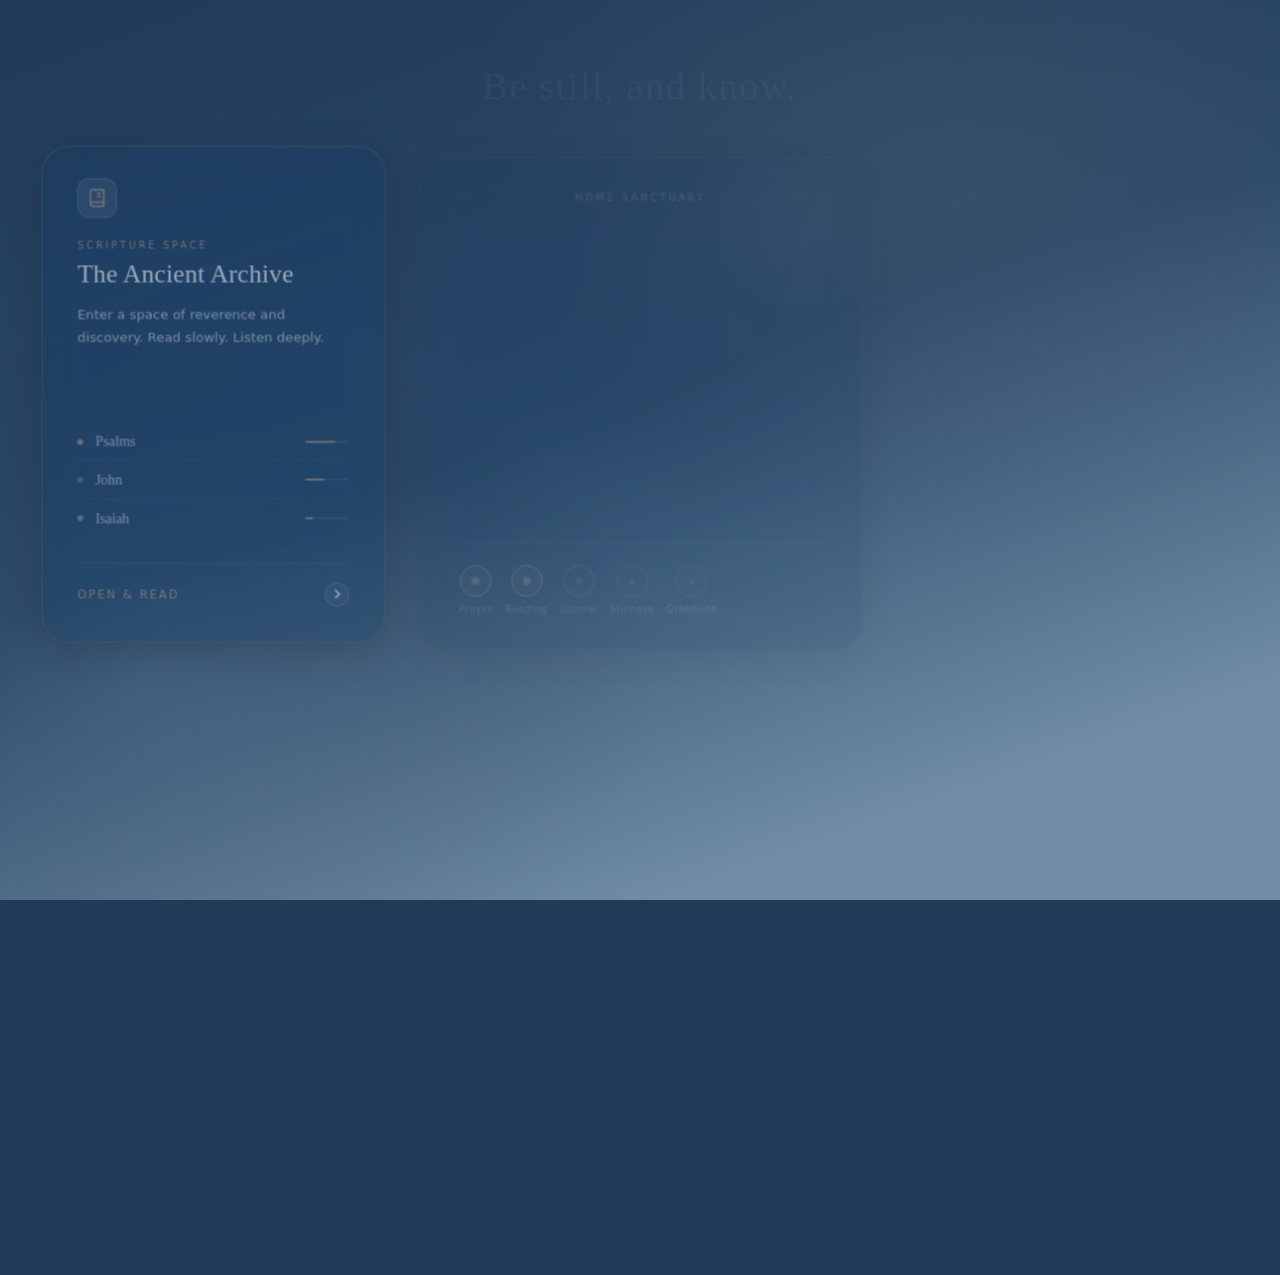
<file: index.html>
<!DOCTYPE html>
<html lang="en">
<head>
<meta charset="UTF-8">
<meta name="viewport" content="width=device-width, initial-scale=1.0">
<meta http-equiv="refresh" content="0; url=pages/index.html">
<title>SELAH — Redirecting</title>
<link rel="canonical" href="pages/index.html">
</head>
<body>
<p><a href="pages/index.html">Enter Selah</a></p>
</body>
</html>
</file>
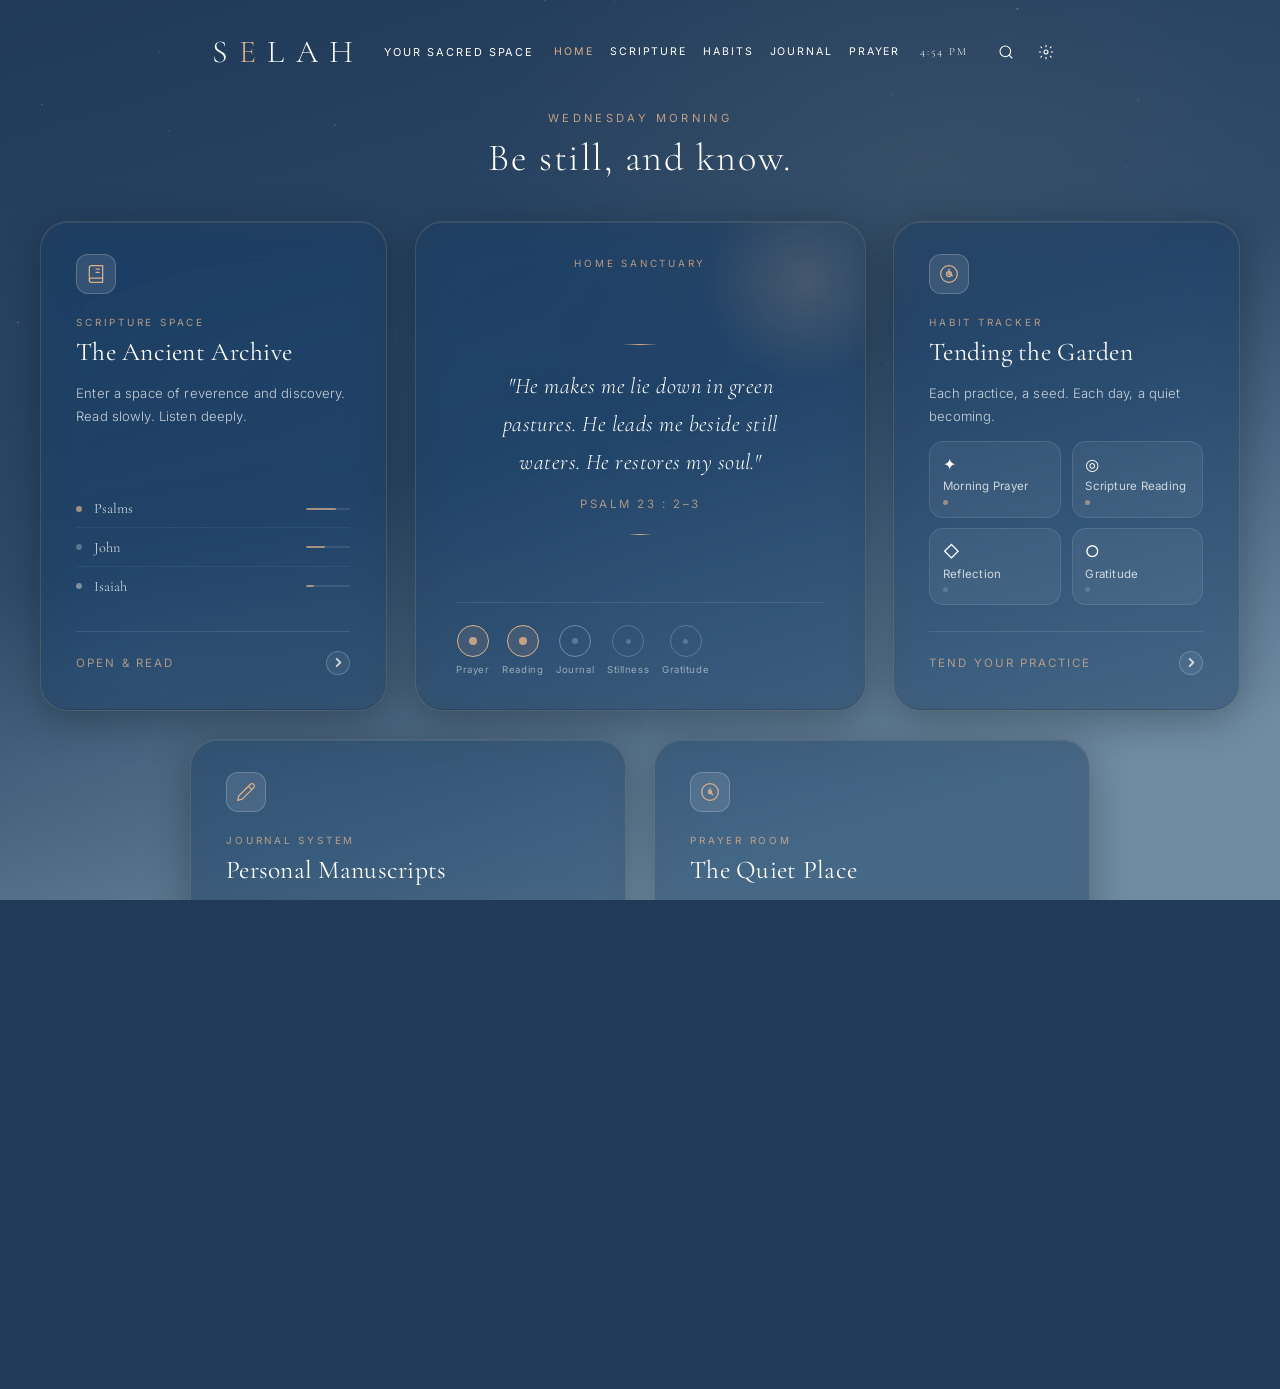
<file: pages/index.html>
<!DOCTYPE html>
<html lang="en">
<head>
<meta charset="UTF-8">
<meta name="viewport" content="width=device-width, initial-scale=1.0">
<title>SELAH — Your Digital Sanctuary</title>
<link href="https://fonts.googleapis.com/css2?family=Cormorant+Garamond:ital,wght@0,300;0,400;0,500;0,600;1,300;1,400;1,500&family=Inter:wght@300;400;500&display=swap" rel="stylesheet">
<link rel="stylesheet" href="../assets/css/base.css">
<link rel="stylesheet" href="../assets/css/index.css">
<script type="module" src="../assets/js/components.js"></script>
<script defer src="../assets/js/index.js"></script>
</head>
<body>

<canvas id="bg-canvas"></canvas>

<div class="page">

  <div data-component="site-header" data-active="home"></div>

  <!-- GREETING -->
  <div class="greeting">
    <div class="greeting-sub">Wednesday Morning</div>
    <h1 class="greeting-main">Be still, and know.</h1>
  </div>

  <!-- MAIN GRID -->
  <main class="sanctuary-grid" role="main">

    <!-- TOP ROW: Scripture | Home Sanctuary | Habit Tracker -->
    <div class="grid-row top">

      <!-- SCRIPTURE SPACE -->
      <a class="panel panel-link" href="scripture.html">
        <div class="panel-inner">
          <div class="panel-icon">
            <svg viewBox="0 0 24 24"><path d="M4 19.5A2.5 2.5 0 0 1 6.5 17H20"/><path d="M6.5 2H20v20H6.5A2.5 2.5 0 0 1 4 19.5v-15A2.5 2.5 0 0 1 6.5 2z"/><line x1="12" y1="6" x2="16" y2="6"/><line x1="12" y1="10" x2="16" y2="10"/></svg>
          </div>
          <div class="panel-label">Scripture Space</div>
          <h2 class="panel-title">The Ancient Archive</h2>
          <div class="panel-desc">Enter a space of reverence and discovery. Read slowly. Listen deeply.</div>

          <div class="scripture-preview">
            <div class="book-row">
              <div class="book-dot book-dot-psalms"></div>
              <div class="book-name">Psalms</div>
              <div class="book-progress"><div class="book-progress-fill progress-68"></div></div>
            </div>
            <div class="book-row">
              <div class="book-dot book-dot-john"></div>
              <div class="book-name">John</div>
              <div class="book-progress"><div class="book-progress-fill progress-42"></div></div>
            </div>
            <div class="book-row">
              <div class="book-dot book-dot-isaiah"></div>
              <div class="book-name">Isaiah</div>
              <div class="book-progress"><div class="book-progress-fill progress-18"></div></div>
            </div>
          </div>

          <div class="panel-footer">
            <div class="panel-cta">Open & Read</div>
            <div class="panel-arrow">
              <svg viewBox="0 0 12 12"><polyline points="4,2 8,6 4,10"/></svg>
            </div>
          </div>
        </div>
      </a>

      <!-- HOME SANCTUARY (center, featured) -->
      <div class="panel panel-home">
        <div class="panel-inner">
          <div class="panel-label panel-label-center">Home Sanctuary</div>

          <div class="verse-container">
            <div class="verse-ornament"></div>
            <div class="verse-text">
              "He makes me lie down in green pastures. He leads me beside still waters. He restores my soul."
            </div>
            <div class="verse-ref">Psalm 23 : 2–3</div>
            <div class="verse-ornament-bottom"></div>
          </div>

          <!-- Today's habits row -->
          <div class="habits-row">
            <div class="habit-dot">
              <div class="habit-circle done"></div>
              <div class="habit-name">Prayer</div>
            </div>
            <div class="habit-dot">
              <div class="habit-circle done"></div>
              <div class="habit-name">Reading</div>
            </div>
            <div class="habit-dot">
              <div class="habit-circle partial"></div>
              <div class="habit-name">Journal</div>
            </div>
            <div class="habit-dot">
              <div class="habit-circle empty"></div>
              <div class="habit-name">Stillness</div>
            </div>
            <div class="habit-dot">
              <div class="habit-circle empty"></div>
              <div class="habit-name">Gratitude</div>
            </div>
          </div>
        </div>
      </div>

      <!-- HABIT TRACKER -->
      <a class="panel panel-link" href="habits.html">
        <div class="panel-inner">
          <div class="panel-icon">
            <svg viewBox="0 0 24 24"><circle cx="12" cy="12" r="10"/><path d="M12 6v6l4 2"/><circle cx="12" cy="12" r="3" fill="rgba(219,175,138,0.3)" stroke="var(--tumbleweed)"/></svg>
          </div>
          <div class="panel-label">Habit Tracker</div>
          <h2 class="panel-title">Tending the Garden</h2>
          <div class="panel-desc">Each practice, a seed. Each day, a quiet becoming.</div>

          <div class="habit-grid">
            <div class="habit-card">
              <div class="habit-card-icon">✦</div>
              <div class="habit-card-name">Morning Prayer</div>
              <div class="habit-glow-dot"></div>
            </div>
            <div class="habit-card">
              <div class="habit-card-icon">◎</div>
              <div class="habit-card-name">Scripture Reading</div>
              <div class="habit-glow-dot"></div>
            </div>
            <div class="habit-card">
              <div class="habit-card-icon">◇</div>
              <div class="habit-card-name">Reflection</div>
              <div class="habit-glow-dot habit-glow-dot-blue"></div>
            </div>
            <div class="habit-card">
              <div class="habit-card-icon">○</div>
              <div class="habit-card-name">Gratitude</div>
              <div class="habit-glow-dot habit-glow-dot-blue"></div>
            </div>
          </div>

          <div class="panel-footer">
            <div class="panel-cta">Tend Your Practice</div>
            <div class="panel-arrow">
              <svg viewBox="0 0 12 12"><polyline points="4,2 8,6 4,10"/></svg>
            </div>
          </div>
        </div>
      </a>

    </div>

    <!-- BOTTOM ROW: Journal | Prayer Room -->
    <div class="grid-row bottom">

      <!-- JOURNAL SYSTEM -->
      <a class="panel panel-link" href="journal.html">
        <div class="panel-inner">
          <div class="panel-icon">
            <svg viewBox="0 0 24 24"><path d="M17 3a2.85 2.83 0 1 1 4 4L7.5 20.5 2 22l1.5-5.5Z"/><path d="m15 5 4 4"/></svg>
          </div>
          <div class="panel-label">Journal System</div>
          <h2 class="panel-title">Personal Manuscripts</h2>
          <div class="panel-desc">Words become memory. Memory becomes wisdom.</div>

          <div class="journal-entries">
            <div class="journal-entry">
              <div class="journal-entry-date">Yesterday · Reflection</div>
              <div class="journal-entry-text">"There is a stillness I have not yet learned to inhabit fully…"</div>
            </div>
            <div class="journal-entry">
              <div class="journal-entry-date">Monday · Gratitude</div>
              <div class="journal-entry-text">"For the morning light. For the quiet before the world wakes."</div>
            </div>
          </div>

          <div class="journal-type-pills">
            <div class="journal-pill active">Gratitude</div>
            <div class="journal-pill">Reflection</div>
            <div class="journal-pill">Sermon Notes</div>
            <div class="journal-pill">Prayer Diary</div>
          </div>

          <div class="panel-footer">
            <div class="panel-cta">Open Journal</div>
            <div class="panel-arrow">
              <svg viewBox="0 0 12 12"><polyline points="4,2 8,6 4,10"/></svg>
            </div>
          </div>
        </div>
      </a>

      <!-- PRAYER ROOM -->
      <a class="panel panel-link" href="prayer.html">
        <div class="panel-inner">
          <div class="panel-icon">
            <svg viewBox="0 0 24 24"><path d="M12 22C6.5 22 2 17.5 2 12S6.5 2 12 2s10 4.5 10 10-4.5 10-10 10z"/><path d="M12 8v4l3 3"/><circle cx="12" cy="12" r="2" fill="rgba(219,175,138,0.2)" stroke="var(--tumbleweed)"/></svg>
          </div>
          <div class="panel-label">Prayer Room</div>
          <h2 class="panel-title">The Quiet Place</h2>
          <div class="panel-desc">You are heard here. Speak freely, in the language of your heart.</div>

          <div class="prayer-note">
            <div class="prayer-note-label">Current Prayer</div>
            <div class="prayer-note-text">"Lord, grant me peace in the waiting. Let my trust be deeper than my understanding…"</div>
          </div>

          <div class="prayer-tags">
            <div class="prayer-tag">Family</div>
            <div class="prayer-tag">Guidance</div>
            <div class="prayer-tag">Gratitude</div>
            <div class="prayer-tag">Healing</div>
            <div class="prayer-tag">Growth</div>
          </div>

          <div class="panel-footer">
            <div class="panel-cta">Enter & Pray</div>
            <div class="panel-arrow">
              <svg viewBox="0 0 12 12"><polyline points="4,2 8,6 4,10"/></svg>
            </div>
          </div>
        </div>
      </a>

    </div>
  </main>

  <div data-component="site-footer" data-active="home"></div>

</div>

</body>
</html>
</file>
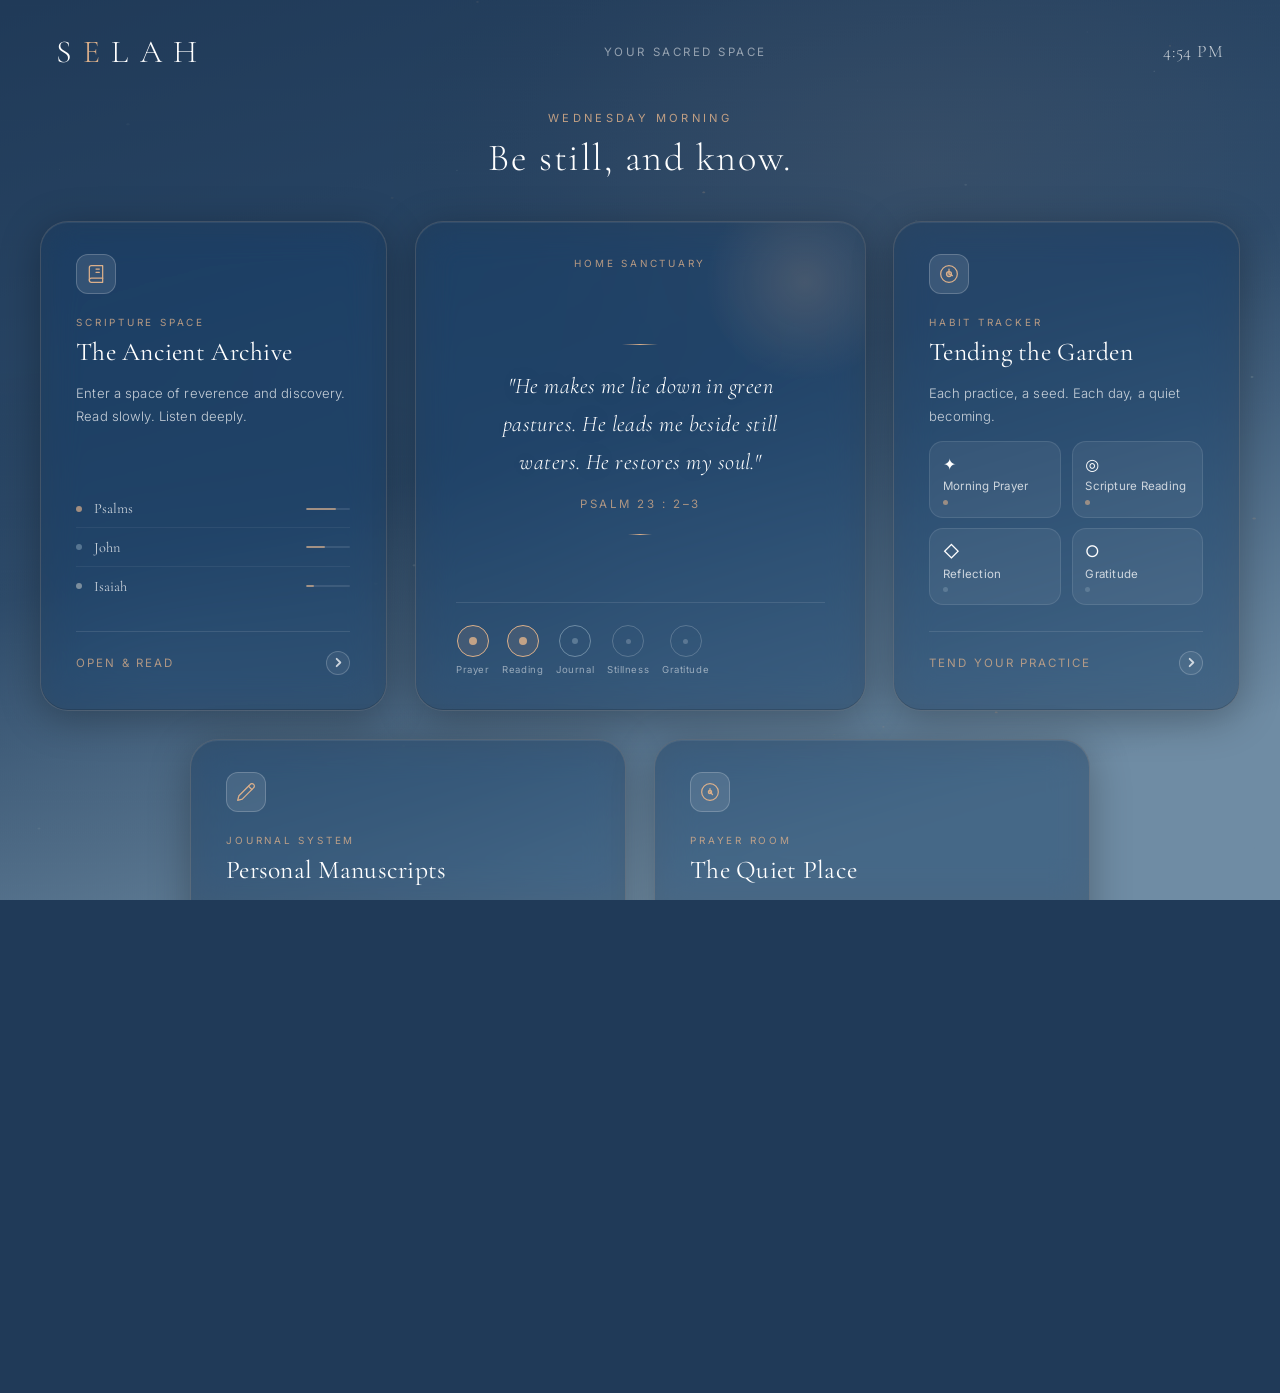
<file: selah-homepage.html>
<!DOCTYPE html>
<html lang="en">
<head>
<meta charset="UTF-8">
<meta name="viewport" content="width=device-width, initial-scale=1.0">
<title>SELAH — Your Digital Sanctuary</title>
<link href="https://fonts.googleapis.com/css2?family=Cormorant+Garamond:ital,wght@0,300;0,400;0,500;0,600;1,300;1,400;1,500&family=Inter:wght@300;400;500&display=swap" rel="stylesheet">
<style>
  *, *::before, *::after { box-sizing: border-box; margin: 0; padding: 0; }

  :root {
    --cello: #203A58;
    --bermuda: #6F8CA4;
    --coffee: #75564D;
    --tumbleweed: #DBAF8A;
    --hitgray: #A2AEB3;
    --white: #FFFFFF;
    --white75: rgba(255,255,255,0.75);
    --white50: rgba(255,255,255,0.50);
    --white20: rgba(255,255,255,0.20);
    --white10: rgba(255,255,255,0.10);
    --white06: rgba(255,255,255,0.06);
    --glass-bg: rgba(32,58,88,0.45);
    --glass-border: rgba(219,175,138,0.18);
    --glass-hover: rgba(32,58,88,0.60);
    --radius: 28px;
    --font-serif: 'Cormorant Garamond', Georgia, serif;
    --font-sans: 'Inter', system-ui, sans-serif;
  }

  html, body {
    height: 100%;
    overflow-x: hidden;
  }

  body {
    font-family: var(--font-sans);
    background: var(--cello);
    color: var(--white);
    min-height: 100vh;
  }

  /* ── CANVAS BACKGROUND ── */
  #bg-canvas {
    position: fixed;
    inset: 0;
    width: 100%;
    height: 100%;
    z-index: 0;
    pointer-events: none;
  }

  /* ── PAGE WRAPPER ── */
  .page {
    position: relative;
    z-index: 1;
    min-height: 100vh;
    display: flex;
    flex-direction: column;
    align-items: center;
  }

  /* ── HEADER ── */
  header {
    width: 100%;
    display: flex;
    align-items: center;
    justify-content: space-between;
    padding: 2rem 3.5rem 1rem;
    animation: fadeDown 1.2s ease both;
  }

  .logo {
    font-family: var(--font-serif);
    font-size: 2rem;
    font-weight: 300;
    letter-spacing: 0.35em;
    color: var(--white);
    text-transform: uppercase;
  }

  .logo span {
    color: var(--tumbleweed);
  }

  .header-tagline {
    font-size: 0.72rem;
    letter-spacing: 0.22em;
    color: var(--white50);
    text-transform: uppercase;
  }

  .header-time {
    font-family: var(--font-serif);
    font-size: 1.1rem;
    font-weight: 300;
    color: var(--white75);
    letter-spacing: 0.05em;
  }

  /* ── GREETING ── */
  .greeting {
    text-align: center;
    padding: 1.5rem 2rem 2.5rem;
    animation: fadeUp 1.4s ease 0.2s both;
  }

  .greeting-sub {
    font-size: 0.7rem;
    letter-spacing: 0.3em;
    color: var(--tumbleweed);
    text-transform: uppercase;
    margin-bottom: 0.6rem;
    opacity: 0.85;
  }

  .greeting-main {
    font-family: var(--font-serif);
    font-size: clamp(1.6rem, 3vw, 2.4rem);
    font-weight: 300;
    color: var(--white);
    letter-spacing: 0.04em;
  }

  /* ── PANEL GRID ── */
  .sanctuary-grid {
    width: 100%;
    max-width: 1320px;
    padding: 0 2.5rem 4rem;
    display: flex;
    flex-direction: column;
    gap: 1.75rem;
  }

  .grid-row {
    display: grid;
    gap: 1.75rem;
  }

  .grid-row.top { grid-template-columns: 1fr 1.3fr 1fr; }
  .grid-row.bottom { grid-template-columns: 1fr 1fr; max-width: 900px; margin: 0 auto; width: 100%; }

  /* ── GLASS PANEL ── */
  .panel {
    background: var(--glass-bg);
    border: 1px solid var(--glass-border);
    border-radius: var(--radius);
    backdrop-filter: blur(18px) saturate(140%);
    -webkit-backdrop-filter: blur(18px) saturate(140%);
    box-shadow:
      0 8px 40px rgba(0,0,0,0.28),
      0 1px 0 rgba(255,255,255,0.07) inset,
      0 -1px 0 rgba(0,0,0,0.15) inset;
    overflow: hidden;
    cursor: pointer;
    transition: transform 0.45s cubic-bezier(0.22,1,0.36,1),
                box-shadow 0.45s cubic-bezier(0.22,1,0.36,1),
                background 0.45s ease,
                border-color 0.45s ease;
    animation: panelRise 1.2s cubic-bezier(0.22,1,0.36,1) both;
  }

  .panel:hover {
    transform: translateY(-6px) scale(1.012);
    background: var(--glass-hover);
    border-color: rgba(219,175,138,0.35);
    box-shadow:
      0 20px 60px rgba(0,0,0,0.38),
      0 0 40px rgba(219,175,138,0.09),
      0 1px 0 rgba(255,255,255,0.10) inset;
  }

  .panel:nth-child(1) { animation-delay: 0.1s; }
  .panel:nth-child(2) { animation-delay: 0.22s; }
  .panel:nth-child(3) { animation-delay: 0.34s; }

  .grid-row.bottom .panel:nth-child(1) { animation-delay: 0.46s; }
  .grid-row.bottom .panel:nth-child(2) { animation-delay: 0.58s; }

  /* ── PANEL INNER ── */
  .panel-inner {
    padding: 2rem 2.2rem 2.2rem;
    height: 100%;
    display: flex;
    flex-direction: column;
  }

  .panel-icon {
    width: 40px;
    height: 40px;
    border-radius: 12px;
    background: var(--white10);
    border: 1px solid var(--white20);
    display: flex;
    align-items: center;
    justify-content: center;
    margin-bottom: 1.4rem;
    flex-shrink: 0;
  }

  .panel-icon svg {
    width: 20px;
    height: 20px;
    stroke: var(--tumbleweed);
    fill: none;
    stroke-width: 1.5;
    stroke-linecap: round;
    stroke-linejoin: round;
  }

  .panel-label {
    font-size: 0.62rem;
    letter-spacing: 0.28em;
    text-transform: uppercase;
    color: var(--tumbleweed);
    margin-bottom: 0.45rem;
    opacity: 0.8;
  }

  .panel-title {
    font-family: var(--font-serif);
    font-size: clamp(1.3rem, 2vw, 1.75rem);
    font-weight: 400;
    color: var(--white);
    line-height: 1.25;
    margin-bottom: 0.9rem;
    letter-spacing: 0.01em;
  }

  .panel-desc {
    font-size: 0.82rem;
    color: var(--white75);
    line-height: 1.75;
    font-weight: 300;
    letter-spacing: 0.01em;
    flex: 1;
  }

  .panel-footer {
    margin-top: 1.6rem;
    padding-top: 1.2rem;
    border-top: 1px solid var(--white10);
    display: flex;
    align-items: center;
    justify-content: space-between;
  }

  .panel-cta {
    font-size: 0.72rem;
    letter-spacing: 0.18em;
    text-transform: uppercase;
    color: var(--tumbleweed);
    opacity: 0.75;
    transition: opacity 0.3s ease;
  }

  .panel:hover .panel-cta { opacity: 1; }

  .panel-arrow {
    width: 24px;
    height: 24px;
    border-radius: 50%;
    background: var(--white06);
    border: 1px solid var(--white20);
    display: flex;
    align-items: center;
    justify-content: center;
    transition: background 0.3s ease, transform 0.3s ease;
  }

  .panel:hover .panel-arrow {
    background: rgba(219,175,138,0.18);
    transform: translateX(3px);
  }

  .panel-arrow svg {
    width: 11px;
    height: 11px;
    stroke: var(--white75);
    fill: none;
    stroke-width: 2;
    stroke-linecap: round;
    stroke-linejoin: round;
  }

  /* ── HOME SANCTUARY (center panel — larger, has verse) ── */
  .panel-home {
    min-height: 420px;
    position: relative;
  }

  .panel-home .panel-inner {
    padding: 2.2rem 2.5rem 2.2rem;
  }

  /* golden accent glow top-right */
  .panel-home::before {
    content: '';
    position: absolute;
    top: -40px;
    right: -40px;
    width: 200px;
    height: 200px;
    background: radial-gradient(circle, rgba(219,175,138,0.18) 0%, transparent 70%);
    pointer-events: none;
    border-radius: 50%;
  }

  .verse-container {
    flex: 1;
    display: flex;
    flex-direction: column;
    align-items: center;
    justify-content: center;
    text-align: center;
    padding: 1rem 0.5rem;
    animation: verseReveal 2s ease 0.6s both;
  }

  .verse-ornament {
    width: 36px;
    height: 1px;
    background: linear-gradient(90deg, transparent, var(--tumbleweed), transparent);
    margin: 0 auto 1.4rem;
  }

  .verse-text {
    font-family: var(--font-serif);
    font-size: clamp(1.1rem, 1.8vw, 1.4rem);
    font-weight: 300;
    font-style: italic;
    color: var(--white);
    line-height: 1.7;
    letter-spacing: 0.02em;
    max-width: 340px;
    text-shadow: 0 0 40px rgba(219,175,138,0.25);
  }

  .verse-ref {
    margin-top: 1rem;
    font-size: 0.72rem;
    letter-spacing: 0.22em;
    text-transform: uppercase;
    color: var(--tumbleweed);
    opacity: 0.75;
  }

  .verse-ornament-bottom {
    width: 24px;
    height: 1px;
    background: linear-gradient(90deg, transparent, var(--tumbleweed), transparent);
    margin: 1.4rem auto 0;
  }

  /* Habit mini indicators */
  .habits-row {
    display: flex;
    gap: 0.8rem;
    margin-top: auto;
    padding-top: 1.4rem;
    border-top: 1px solid var(--white10);
    flex-wrap: wrap;
  }

  .habit-dot {
    display: flex;
    flex-direction: column;
    align-items: center;
    gap: 0.4rem;
  }

  .habit-circle {
    width: 32px;
    height: 32px;
    border-radius: 50%;
    border: 1.5px solid var(--white20);
    display: flex;
    align-items: center;
    justify-content: center;
    position: relative;
    transition: border-color 0.3s ease;
  }

  .habit-circle.done {
    border-color: var(--tumbleweed);
    background: rgba(219,175,138,0.12);
  }

  .habit-circle.done::after {
    content: '';
    width: 8px;
    height: 8px;
    border-radius: 50%;
    background: var(--tumbleweed);
    opacity: 0.85;
  }

  .habit-circle.partial {
    border-color: var(--bermuda);
  }

  .habit-circle.partial::after {
    content: '';
    width: 6px;
    height: 6px;
    border-radius: 50%;
    background: var(--bermuda);
    opacity: 0.7;
  }

  .habit-circle.empty::after {
    content: '';
    width: 5px;
    height: 5px;
    border-radius: 50%;
    background: var(--white20);
  }

  .habit-name {
    font-size: 0.6rem;
    color: var(--white50);
    letter-spacing: 0.06em;
    white-space: nowrap;
  }

  /* ── SCRIPTURE PANEL content ── */
  .scripture-preview {
    margin-top: 0.8rem;
    flex: 1;
  }

  .book-row {
    display: flex;
    align-items: center;
    gap: 0.75rem;
    padding: 0.65rem 0;
    border-bottom: 1px solid var(--white06);
  }

  .book-row:last-child { border-bottom: none; }

  .book-dot {
    width: 6px;
    height: 6px;
    border-radius: 50%;
    flex-shrink: 0;
  }

  .book-name {
    font-family: var(--font-serif);
    font-size: 0.9rem;
    color: var(--white75);
    flex: 1;
  }

  .book-progress {
    width: 44px;
    height: 2px;
    background: var(--white10);
    border-radius: 2px;
    overflow: hidden;
    flex-shrink: 0;
  }

  .book-progress-fill {
    height: 100%;
    background: var(--tumbleweed);
    border-radius: 2px;
    opacity: 0.65;
  }

  /* ── HABIT TRACKER content ── */
  .habit-grid {
    display: grid;
    grid-template-columns: 1fr 1fr;
    gap: 0.65rem;
    margin-top: 0.8rem;
    flex: 1;
  }

  .habit-card {
    background: var(--white06);
    border: 1px solid var(--white10);
    border-radius: 14px;
    padding: 0.75rem 0.8rem;
    transition: background 0.3s ease;
  }

  .habit-card:hover { background: var(--white10); }

  .habit-card-icon {
    font-size: 1rem;
    margin-bottom: 0.35rem;
  }

  .habit-card-name {
    font-size: 0.72rem;
    color: var(--white75);
    font-weight: 400;
    letter-spacing: 0.02em;
  }

  .habit-glow-dot {
    width: 5px;
    height: 5px;
    border-radius: 50%;
    background: var(--tumbleweed);
    opacity: 0.6;
    margin-top: 0.4rem;
  }

  /* ── PRAYER ROOM content ── */
  .prayer-note {
    background: rgba(219,175,138,0.07);
    border: 1px solid rgba(219,175,138,0.15);
    border-radius: 16px;
    padding: 1rem 1.1rem;
    margin-top: 0.8rem;
    flex: 1;
  }

  .prayer-note-label {
    font-size: 0.6rem;
    letter-spacing: 0.2em;
    text-transform: uppercase;
    color: var(--tumbleweed);
    opacity: 0.6;
    margin-bottom: 0.5rem;
  }

  .prayer-note-text {
    font-family: var(--font-serif);
    font-size: 0.92rem;
    font-style: italic;
    color: var(--white75);
    line-height: 1.65;
    font-weight: 300;
  }

  .prayer-tags {
    display: flex;
    flex-wrap: wrap;
    gap: 0.4rem;
    margin-top: 1rem;
  }

  .prayer-tag {
    font-size: 0.62rem;
    letter-spacing: 0.1em;
    text-transform: uppercase;
    color: var(--white50);
    border: 1px solid var(--white20);
    border-radius: 20px;
    padding: 0.28rem 0.7rem;
    background: var(--white06);
  }

  /* ── JOURNAL SYSTEM content ── */
  .journal-entries {
    display: flex;
    flex-direction: column;
    gap: 0.65rem;
    margin-top: 0.8rem;
    flex: 1;
  }

  .journal-entry {
    background: var(--white06);
    border: 1px solid var(--white10);
    border-radius: 14px;
    padding: 0.8rem 1rem;
  }

  .journal-entry-date {
    font-size: 0.6rem;
    letter-spacing: 0.18em;
    text-transform: uppercase;
    color: var(--tumbleweed);
    opacity: 0.65;
    margin-bottom: 0.35rem;
  }

  .journal-entry-text {
    font-family: var(--font-serif);
    font-size: 0.88rem;
    font-style: italic;
    color: var(--white75);
    line-height: 1.6;
    font-weight: 300;
  }

  .journal-type-pills {
    display: flex;
    gap: 0.4rem;
    margin-top: 0.8rem;
    flex-wrap: wrap;
  }

  .journal-pill {
    font-size: 0.62rem;
    letter-spacing: 0.08em;
    color: var(--white50);
    border: 1px solid var(--white10);
    border-radius: 6px;
    padding: 0.25rem 0.65rem;
    background: var(--white06);
    text-transform: capitalize;
    cursor: pointer;
    transition: border-color 0.3s ease, color 0.3s ease;
  }

  .journal-pill.active {
    border-color: rgba(219,175,138,0.4);
    color: var(--tumbleweed);
    background: rgba(219,175,138,0.06);
  }

  /* ── FOOTER NAV ── */
  footer {
    width: 100%;
    display: flex;
    justify-content: center;
    padding: 0 2rem 3rem;
    animation: fadeUp 1.4s ease 0.8s both;
  }

  .footer-nav {
    display: flex;
    align-items: center;
    gap: 0.4rem;
    background: var(--glass-bg);
    border: 1px solid var(--glass-border);
    backdrop-filter: blur(18px);
    -webkit-backdrop-filter: blur(18px);
    border-radius: 60px;
    padding: 0.55rem 0.75rem;
  }

  .nav-item {
    font-size: 0.65rem;
    letter-spacing: 0.15em;
    text-transform: uppercase;
    color: var(--white50);
    padding: 0.45rem 1.1rem;
    border-radius: 40px;
    cursor: pointer;
    transition: color 0.3s ease, background 0.3s ease;
    white-space: nowrap;
  }

  .nav-item:hover { color: var(--white75); background: var(--white06); }

  .nav-item.active {
    color: var(--white);
    background: var(--white10);
  }

  .nav-dot {
    width: 3px;
    height: 3px;
    border-radius: 50%;
    background: var(--white20);
  }

  /* ── KEYFRAMES ── */
  @keyframes fadeUp {
    from { opacity: 0; transform: translateY(18px); }
    to   { opacity: 1; transform: translateY(0); }
  }

  @keyframes fadeDown {
    from { opacity: 0; transform: translateY(-12px); }
    to   { opacity: 1; transform: translateY(0); }
  }

  @keyframes panelRise {
    from { opacity: 0; transform: translateY(28px) scale(0.98); }
    to   { opacity: 1; transform: translateY(0) scale(1); }
  }

  @keyframes verseReveal {
    from { opacity: 0; transform: translateY(10px); }
    to   { opacity: 1; transform: translateY(0); }
  }

  /* ── RESPONSIVE ── */
  @media (max-width: 1100px) {
    header { padding: 1.5rem 2rem 0.75rem; }
    .sanctuary-grid { padding: 0 1.5rem 3rem; gap: 1.25rem; }
    .grid-row.top { grid-template-columns: 1fr 1.2fr 1fr; gap: 1.25rem; }
    .grid-row.bottom { max-width: 700px; gap: 1.25rem; }
  }

  @media (max-width: 860px) {
    header { padding: 1.25rem 1.5rem 0.5rem; }
    .grid-row.top { grid-template-columns: 1fr; }
    .grid-row.bottom { grid-template-columns: 1fr; max-width: 100%; }
    .panel-home { min-height: 320px; }
  }

  @media (max-width: 560px) {
    header { padding: 1rem 1.25rem 0.5rem; }
    .logo { font-size: 1.5rem; }
    .sanctuary-grid { padding: 0 1rem 2.5rem; }
    .panel-inner { padding: 1.5rem 1.5rem 1.75rem; }
  }
</style>
</head>
<body>

<canvas id="bg-canvas"></canvas>

<div class="page">

  <!-- HEADER -->
  <header>
    <div class="logo">S<span>E</span>LAH</div>
    <div class="header-tagline">Your Sacred Space</div>
    <div class="header-time" id="live-time">—</div>
  </header>

  <!-- GREETING -->
  <div class="greeting">
    <div class="greeting-sub">Wednesday Morning</div>
    <div class="greeting-main">Be still, and know.</div>
  </div>

  <!-- MAIN GRID -->
  <div class="sanctuary-grid">

    <!-- TOP ROW: Scripture | Home Sanctuary | Habit Tracker -->
    <div class="grid-row top">

      <!-- SCRIPTURE SPACE -->
      <div class="panel">
        <div class="panel-inner">
          <div class="panel-icon">
            <svg viewBox="0 0 24 24"><path d="M4 19.5A2.5 2.5 0 0 1 6.5 17H20"/><path d="M6.5 2H20v20H6.5A2.5 2.5 0 0 1 4 19.5v-15A2.5 2.5 0 0 1 6.5 2z"/><line x1="12" y1="6" x2="16" y2="6"/><line x1="12" y1="10" x2="16" y2="10"/></svg>
          </div>
          <div class="panel-label">Scripture Space</div>
          <div class="panel-title">The Ancient Archive</div>
          <div class="panel-desc">Enter a space of reverence and discovery. Read slowly. Listen deeply.</div>

          <div class="scripture-preview">
            <div class="book-row">
              <div class="book-dot" style="background:var(--tumbleweed);opacity:.7"></div>
              <div class="book-name">Psalms</div>
              <div class="book-progress"><div class="book-progress-fill" style="width:68%"></div></div>
            </div>
            <div class="book-row">
              <div class="book-dot" style="background:var(--bermuda);opacity:.7"></div>
              <div class="book-name">John</div>
              <div class="book-progress"><div class="book-progress-fill" style="width:42%"></div></div>
            </div>
            <div class="book-row">
              <div class="book-dot" style="background:var(--hitgray);opacity:.7"></div>
              <div class="book-name">Isaiah</div>
              <div class="book-progress"><div class="book-progress-fill" style="width:18%"></div></div>
            </div>
          </div>

          <div class="panel-footer">
            <div class="panel-cta">Open & Read</div>
            <div class="panel-arrow">
              <svg viewBox="0 0 12 12"><polyline points="4,2 8,6 4,10"/></svg>
            </div>
          </div>
        </div>
      </div>

      <!-- HOME SANCTUARY (center, featured) -->
      <div class="panel panel-home">
        <div class="panel-inner">
          <div class="panel-label" style="text-align:center;">Home Sanctuary</div>

          <div class="verse-container">
            <div class="verse-ornament"></div>
            <div class="verse-text">
              "He makes me lie down in green pastures. He leads me beside still waters. He restores my soul."
            </div>
            <div class="verse-ref">Psalm 23 : 2–3</div>
            <div class="verse-ornament-bottom"></div>
          </div>

          <!-- Today's habits row -->
          <div class="habits-row">
            <div class="habit-dot">
              <div class="habit-circle done"></div>
              <div class="habit-name">Prayer</div>
            </div>
            <div class="habit-dot">
              <div class="habit-circle done"></div>
              <div class="habit-name">Reading</div>
            </div>
            <div class="habit-dot">
              <div class="habit-circle partial"></div>
              <div class="habit-name">Journal</div>
            </div>
            <div class="habit-dot">
              <div class="habit-circle empty"></div>
              <div class="habit-name">Stillness</div>
            </div>
            <div class="habit-dot">
              <div class="habit-circle empty"></div>
              <div class="habit-name">Gratitude</div>
            </div>
          </div>
        </div>
      </div>

      <!-- HABIT TRACKER -->
      <div class="panel">
        <div class="panel-inner">
          <div class="panel-icon">
            <svg viewBox="0 0 24 24"><circle cx="12" cy="12" r="10"/><path d="M12 6v6l4 2"/><circle cx="12" cy="12" r="3" fill="rgba(219,175,138,0.3)" stroke="var(--tumbleweed)"/></svg>
          </div>
          <div class="panel-label">Habit Tracker</div>
          <div class="panel-title">Tending the Garden</div>
          <div class="panel-desc">Each practice, a seed. Each day, a quiet becoming.</div>

          <div class="habit-grid">
            <div class="habit-card">
              <div class="habit-card-icon">✦</div>
              <div class="habit-card-name">Morning Prayer</div>
              <div class="habit-glow-dot"></div>
            </div>
            <div class="habit-card">
              <div class="habit-card-icon">◎</div>
              <div class="habit-card-name">Scripture Reading</div>
              <div class="habit-glow-dot"></div>
            </div>
            <div class="habit-card">
              <div class="habit-card-icon">◇</div>
              <div class="habit-card-name">Reflection</div>
              <div class="habit-glow-dot" style="background:var(--bermuda)"></div>
            </div>
            <div class="habit-card">
              <div class="habit-card-icon">○</div>
              <div class="habit-card-name">Gratitude</div>
              <div class="habit-glow-dot" style="background:var(--bermuda)"></div>
            </div>
          </div>

          <div class="panel-footer">
            <div class="panel-cta">Tend Your Practice</div>
            <div class="panel-arrow">
              <svg viewBox="0 0 12 12"><polyline points="4,2 8,6 4,10"/></svg>
            </div>
          </div>
        </div>
      </div>

    </div>

    <!-- BOTTOM ROW: Journal | Prayer Room -->
    <div class="grid-row bottom">

      <!-- JOURNAL SYSTEM -->
      <div class="panel">
        <div class="panel-inner">
          <div class="panel-icon">
            <svg viewBox="0 0 24 24"><path d="M17 3a2.85 2.83 0 1 1 4 4L7.5 20.5 2 22l1.5-5.5Z"/><path d="m15 5 4 4"/></svg>
          </div>
          <div class="panel-label">Journal System</div>
          <div class="panel-title">Personal Manuscripts</div>
          <div class="panel-desc">Words become memory. Memory becomes wisdom.</div>

          <div class="journal-entries">
            <div class="journal-entry">
              <div class="journal-entry-date">Yesterday · Reflection</div>
              <div class="journal-entry-text">"There is a stillness I have not yet learned to inhabit fully…"</div>
            </div>
            <div class="journal-entry">
              <div class="journal-entry-date">Monday · Gratitude</div>
              <div class="journal-entry-text">"For the morning light. For the quiet before the world wakes."</div>
            </div>
          </div>

          <div class="journal-type-pills">
            <div class="journal-pill active">Gratitude</div>
            <div class="journal-pill">Reflection</div>
            <div class="journal-pill">Sermon Notes</div>
            <div class="journal-pill">Prayer Diary</div>
          </div>

          <div class="panel-footer">
            <div class="panel-cta">Open Journal</div>
            <div class="panel-arrow">
              <svg viewBox="0 0 12 12"><polyline points="4,2 8,6 4,10"/></svg>
            </div>
          </div>
        </div>
      </div>

      <!-- PRAYER ROOM -->
      <div class="panel">
        <div class="panel-inner">
          <div class="panel-icon">
            <svg viewBox="0 0 24 24"><path d="M12 22C6.5 22 2 17.5 2 12S6.5 2 12 2s10 4.5 10 10-4.5 10-10 10z"/><path d="M12 8v4l3 3"/><circle cx="12" cy="12" r="2" fill="rgba(219,175,138,0.2)" stroke="var(--tumbleweed)"/></svg>
          </div>
          <div class="panel-label">Prayer Room</div>
          <div class="panel-title">The Quiet Place</div>
          <div class="panel-desc">You are heard here. Speak freely, in the language of your heart.</div>

          <div class="prayer-note">
            <div class="prayer-note-label">Current Prayer</div>
            <div class="prayer-note-text">"Lord, grant me peace in the waiting. Let my trust be deeper than my understanding…"</div>
          </div>

          <div class="prayer-tags">
            <div class="prayer-tag">Family</div>
            <div class="prayer-tag">Guidance</div>
            <div class="prayer-tag">Gratitude</div>
            <div class="prayer-tag">Healing</div>
            <div class="prayer-tag">Growth</div>
          </div>

          <div class="panel-footer">
            <div class="panel-cta">Enter & Pray</div>
            <div class="panel-arrow">
              <svg viewBox="0 0 12 12"><polyline points="4,2 8,6 4,10"/></svg>
            </div>
          </div>
        </div>
      </div>

    </div>
  </div>

  <!-- FOOTER NAV -->
  <footer>
    <nav class="footer-nav" aria-label="Sanctuary navigation">
      <div class="nav-item active">Home</div>
      <div class="nav-dot"></div>
      <div class="nav-item">Scripture</div>
      <div class="nav-dot"></div>
      <div class="nav-item">Habits</div>
      <div class="nav-dot"></div>
      <div class="nav-item">Journal</div>
      <div class="nav-dot"></div>
      <div class="nav-item">Prayer</div>
    </nav>
  </footer>

</div>

<script>
/* ── LIVE TIME ── */
function updateTime() {
  const now = new Date();
  const opts = { hour: 'numeric', minute: '2-digit', hour12: true };
  document.getElementById('live-time').textContent = now.toLocaleTimeString('en-US', opts);
}
updateTime();
setInterval(updateTime, 30000);

/* ── PARTICLE CANVAS ── */
const canvas = document.getElementById('bg-canvas');
const ctx = canvas.getContext('2d');

function resize() {
  canvas.width = window.innerWidth;
  canvas.height = Math.max(window.innerHeight, document.body.scrollHeight);
}
resize();
window.addEventListener('resize', resize);

// Background gradient
function drawBg() {
  const grad = ctx.createLinearGradient(0, 0, canvas.width * 0.5, canvas.height);
  grad.addColorStop(0, '#203A58');
  grad.addColorStop(0.55, '#2c4a6a');
  grad.addColorStop(1, '#6F8CA4');
  ctx.fillStyle = grad;
  ctx.fillRect(0, 0, canvas.width, canvas.height);

  // soft golden light source — upper center-right
  const glow = ctx.createRadialGradient(canvas.width * 0.72, canvas.height * 0.18, 0, canvas.width * 0.72, canvas.height * 0.18, canvas.width * 0.45);
  glow.addColorStop(0, 'rgba(219,175,138,0.08)');
  glow.addColorStop(0.5, 'rgba(219,175,138,0.03)');
  glow.addColorStop(1, 'transparent');
  ctx.fillStyle = glow;
  ctx.fillRect(0, 0, canvas.width, canvas.height);

  // secondary deeper blue light — lower left
  const glow2 = ctx.createRadialGradient(canvas.width * 0.12, canvas.height * 0.75, 0, canvas.width * 0.12, canvas.height * 0.75, canvas.width * 0.4);
  glow2.addColorStop(0, 'rgba(111,140,164,0.12)');
  glow2.addColorStop(1, 'transparent');
  ctx.fillStyle = glow2;
  ctx.fillRect(0, 0, canvas.width, canvas.height);
}

// Particles
const PARTICLE_COUNT = 68;
const particles = [];

for (let i = 0; i < PARTICLE_COUNT; i++) {
  particles.push({
    x: Math.random() * canvas.width,
    y: Math.random() * canvas.height,
    r: Math.random() * 1.4 + 0.3,
    alpha: Math.random() * 0.35 + 0.05,
    vx: (Math.random() - 0.5) * 0.12,
    vy: (Math.random() - 0.5) * 0.09 - 0.04,
    pulse: Math.random() * Math.PI * 2,
    pulseSpeed: 0.008 + Math.random() * 0.012,
    warm: Math.random() > 0.55
  });
}

let raf;
function animate() {
  ctx.clearRect(0, 0, canvas.width, canvas.height);
  drawBg();

  particles.forEach(p => {
    p.x += p.vx;
    p.y += p.vy;
    p.pulse += p.pulseSpeed;

    if (p.x < -10) p.x = canvas.width + 10;
    if (p.x > canvas.width + 10) p.x = -10;
    if (p.y < -10) p.y = canvas.height + 10;
    if (p.y > canvas.height + 10) p.y = -10;

    const alphaMod = p.alpha * (0.7 + 0.3 * Math.sin(p.pulse));
    ctx.beginPath();
    ctx.arc(p.x, p.y, p.r, 0, Math.PI * 2);
    ctx.fillStyle = p.warm
      ? `rgba(219,175,138,${alphaMod})`
      : `rgba(162,174,179,${alphaMod})`;
    ctx.fill();
  });

  raf = requestAnimationFrame(animate);
}

animate();

// Resize updates canvas height after content loads
window.addEventListener('load', () => {
  resize();
});
</script>
</body>
</html>
</file>
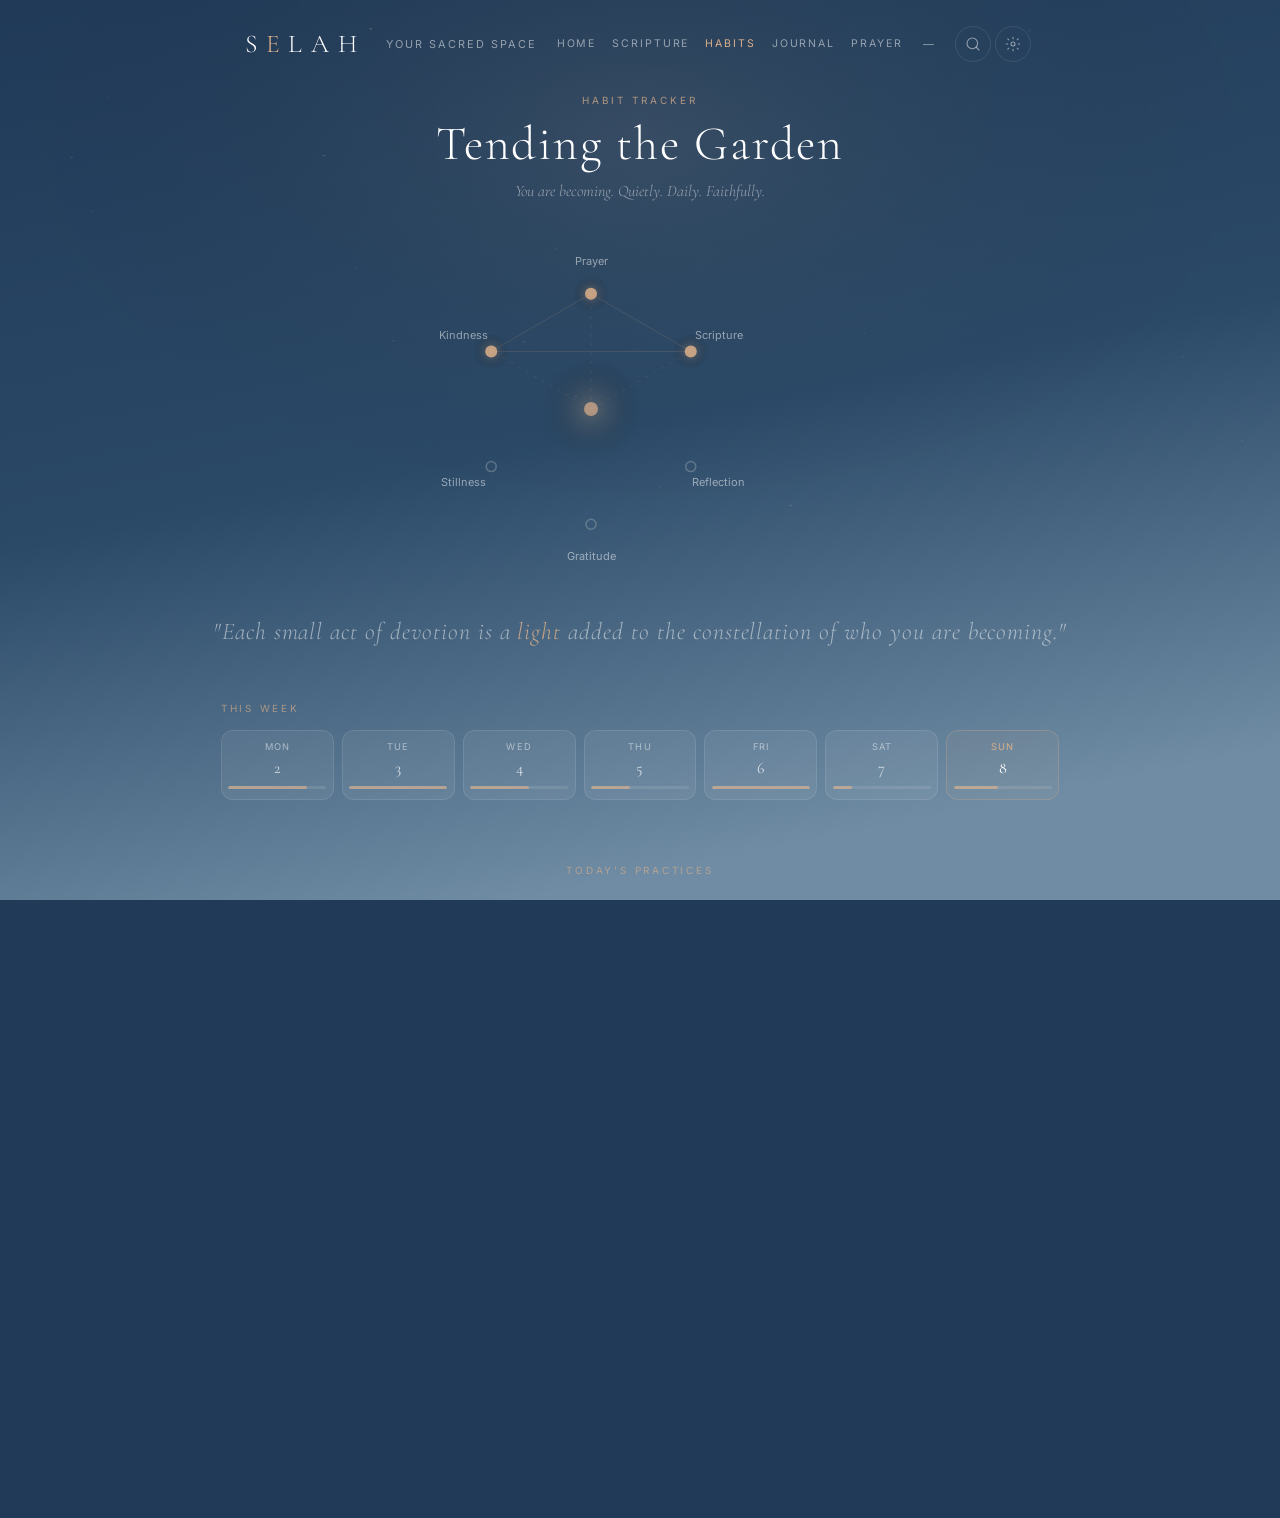
<file: pages/habits.html>
<!DOCTYPE html>
<html lang="en">
<head>
<meta charset="UTF-8">
<meta name="viewport" content="width=device-width, initial-scale=1.0">
<title>SELAH — Habit Tracker</title>
<link href="https://fonts.googleapis.com/css2?family=Cormorant+Garamond:ital,wght@0,300;0,400;0,500;0,600;1,300;1,400;1,500&family=Inter:wght@300;400;500&display=swap" rel="stylesheet">
<link rel="stylesheet" href="../assets/css/base.css">
<link rel="stylesheet" href="../assets/css/habits.css">
<script type="module" src="../assets/js/components.js"></script>
<script defer src="../assets/js/ambient-background.js"></script>
<script defer src="../assets/js/habits.js"></script>
</head>
<body>
<canvas id="bg"></canvas>
<div class="page">

  <div data-component="site-header" data-active="habits"></div>

  <main class="page-content" role="main">
  <div class="page-header">
    <div class="page-eyebrow">Habit Tracker</div>
    <h1 class="page-title">Tending the Garden</h1>
    <p class="page-subtitle">You are becoming. Quietly. Daily. Faithfully.</p>
  </div>

  <div class="constellation-wrapper">
    <canvas id="constellation-canvas"></canvas>
  </div>

  <div class="becoming">
    <div class="becoming-text">"Each small act of devotion is a <span class="becoming-accent">light</span> added to the constellation of who you are becoming."</div>
  </div>

  <!-- WEEK VIEW -->
  <div class="week-row">
    <div class="section-label week-section-label">This Week</div>
    <div class="week-grid">
      <div class="week-day">
        <div class="week-day-label">Mon</div>
        <div class="week-day-num">2</div>
        <div class="week-day-fill"><div class="week-day-fill-bar progress-80"></div></div>
      </div>
      <div class="week-day">
        <div class="week-day-label">Tue</div>
        <div class="week-day-num">3</div>
        <div class="week-day-fill"><div class="week-day-fill-bar progress-100"></div></div>
      </div>
      <div class="week-day">
        <div class="week-day-label">Wed</div>
        <div class="week-day-num">4</div>
        <div class="week-day-fill"><div class="week-day-fill-bar progress-60"></div></div>
      </div>
      <div class="week-day">
        <div class="week-day-label">Thu</div>
        <div class="week-day-num">5</div>
        <div class="week-day-fill"><div class="week-day-fill-bar progress-40"></div></div>
      </div>
      <div class="week-day">
        <div class="week-day-label">Fri</div>
        <div class="week-day-num">6</div>
        <div class="week-day-fill"><div class="week-day-fill-bar progress-100"></div></div>
      </div>
      <div class="week-day">
        <div class="week-day-label">Sat</div>
        <div class="week-day-num">7</div>
        <div class="week-day-fill"><div class="week-day-fill-bar progress-20"></div></div>
      </div>
      <div class="week-day today">
        <div class="week-day-label">Sun</div>
        <div class="week-day-num">8</div>
        <div class="week-day-fill"><div class="week-day-fill-bar progress-45"></div></div>
      </div>
    </div>
  </div>

  <!-- HABIT CARDS -->
  <div class="habits-section">
    <div class="section-label">Today's Practices</div>
    <div class="habits-grid">

      <div class="habit-card done" role="button" tabindex="0" data-toggle-habit>
        <div class="habit-card-top">
          <div class="habit-icon-ring">✦</div>
          <div class="habit-status-ring"><div class="habit-status-dot"></div></div>
        </div>
        <div class="habit-name">Morning Prayer</div>
        <div class="habit-desc">Begin each day in quiet conversation. Let your first words be His name.</div>
        <div class="habit-streak">
          <div class="streak-dots">
            <div class="streak-dot filled"></div><div class="streak-dot filled"></div><div class="streak-dot filled"></div>
            <div class="streak-dot filled"></div><div class="streak-dot filled"></div><div class="streak-dot"></div><div class="streak-dot"></div>
          </div>
          <div class="streak-label">5 days</div>
        </div>
      </div>

      <div class="habit-card done" role="button" tabindex="0" data-toggle-habit>
        <div class="habit-card-top">
          <div class="habit-icon-ring">◎</div>
          <div class="habit-status-ring"><div class="habit-status-dot"></div></div>
        </div>
        <div class="habit-name">Scripture Reading</div>
        <div class="habit-desc">Dwell in the Word. Let it speak before the world does.</div>
        <div class="habit-streak">
          <div class="streak-dots">
            <div class="streak-dot filled"></div><div class="streak-dot filled"></div><div class="streak-dot filled"></div>
            <div class="streak-dot filled"></div><div class="streak-dot filled"></div><div class="streak-dot filled"></div><div class="streak-dot"></div>
          </div>
          <div class="streak-label">6 days</div>
        </div>
      </div>

      <div class="habit-card" role="button" tabindex="0" data-toggle-habit>
        <div class="habit-card-top">
          <div class="habit-icon-ring">◇</div>
          <div class="habit-status-ring"><div class="habit-status-dot"></div></div>
        </div>
        <div class="habit-name">Evening Reflection</div>
        <div class="habit-desc">Trace the hand of God through the hours that have passed.</div>
        <div class="habit-streak">
          <div class="streak-dots">
            <div class="streak-dot filled"></div><div class="streak-dot filled"></div><div class="streak-dot"></div>
            <div class="streak-dot filled"></div><div class="streak-dot"></div><div class="streak-dot"></div><div class="streak-dot"></div>
          </div>
          <div class="streak-label">2 days</div>
        </div>
      </div>

      <div class="habit-card" role="button" tabindex="0" data-toggle-habit>
        <div class="habit-card-top">
          <div class="habit-icon-ring">○</div>
          <div class="habit-status-ring"><div class="habit-status-dot"></div></div>
        </div>
        <div class="habit-name">Gratitude Practice</div>
        <div class="habit-desc">Three things. Every morning. Offered with an open hand.</div>
        <div class="habit-streak">
          <div class="streak-dots">
            <div class="streak-dot filled"></div><div class="streak-dot filled"></div><div class="streak-dot filled"></div>
            <div class="streak-dot"></div><div class="streak-dot"></div><div class="streak-dot"></div><div class="streak-dot"></div>
          </div>
          <div class="streak-label">3 days</div>
        </div>
      </div>

      <div class="habit-card" role="button" tabindex="0" data-toggle-habit>
        <div class="habit-card-top">
          <div class="habit-icon-ring">·</div>
          <div class="habit-status-ring"><div class="habit-status-dot"></div></div>
        </div>
        <div class="habit-name">Stillness</div>
        <div class="habit-desc">Five minutes without words. Just presence. Just listening.</div>
        <div class="habit-streak">
          <div class="streak-dots">
            <div class="streak-dot filled"></div><div class="streak-dot"></div><div class="streak-dot"></div>
            <div class="streak-dot"></div><div class="streak-dot"></div><div class="streak-dot"></div><div class="streak-dot"></div>
          </div>
          <div class="streak-label">1 day</div>
        </div>
      </div>

      <div class="habit-card" role="button" tabindex="0" data-toggle-habit>
        <div class="habit-card-top">
          <div class="habit-icon-ring">✿</div>
          <div class="habit-status-ring"><div class="habit-status-dot"></div></div>
        </div>
        <div class="habit-name">Acts of Kindness</div>
        <div class="habit-desc">One deliberate act. Let faith have hands and feet today.</div>
        <div class="habit-streak">
          <div class="streak-dots">
            <div class="streak-dot filled"></div><div class="streak-dot filled"></div><div class="streak-dot filled"></div>
            <div class="streak-dot filled"></div><div class="streak-dot"></div><div class="streak-dot"></div><div class="streak-dot"></div>
          </div>
          <div class="streak-label">4 days</div>
        </div>
      </div>

    </div>
  </div>
  </main>

  <div data-component="site-footer" data-active="habits"></div>
</div>

</body>
</html>
</file>
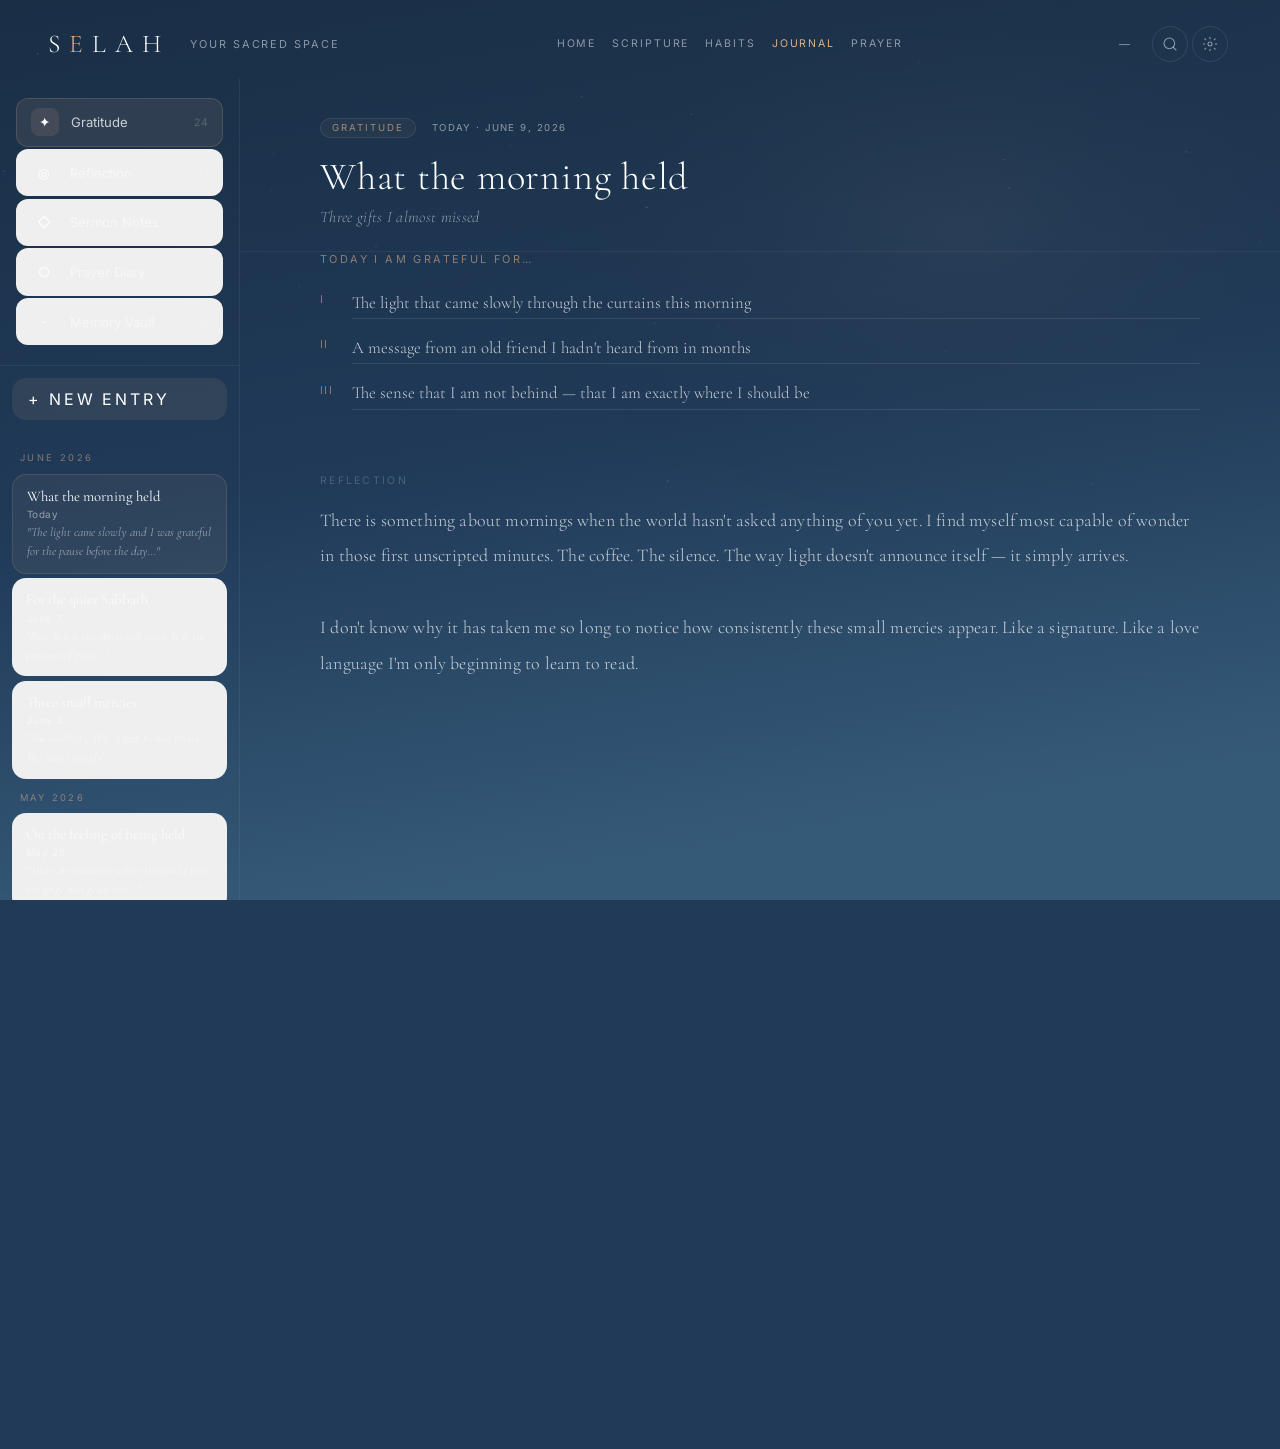
<file: pages/journal.html>
<!DOCTYPE html>
<html lang="en">
<head>
<meta charset="UTF-8">
<meta name="viewport" content="width=device-width, initial-scale=1.0">
<title>SELAH — Journal System</title>
<link href="https://fonts.googleapis.com/css2?family=Cormorant+Garamond:ital,wght@0,300;0,400;0,500;0,600;1,300;1,400;1,500&family=Inter:wght@300;400;500&display=swap" rel="stylesheet">
<link rel="stylesheet" href="../assets/css/base.css">
<link rel="stylesheet" href="../assets/css/journal.css">
<script type="module" src="../assets/js/components.js"></script>
<script defer src="../assets/js/ambient-background.js"></script>
<script defer src="../assets/js/journal.js"></script>
</head>
<body>
<canvas id="bg"></canvas>
<div class="page">

  <div data-component="site-header" data-active="journal"></div>

  <main class="layout" role="main">

    <!-- LEFT SIDEBAR -->
    <div class="sidebar">
      <div class="journal-types">
        <button class="type-btn active" type="button" data-journal-type="Gratitude">
          <div class="type-icon">✦</div>
          <div class="type-label">Gratitude</div>
          <div class="type-count">24</div>
        </button>
        <button class="type-btn" type="button" data-journal-type="Reflection">
          <div class="type-icon">◎</div>
          <div class="type-label">Reflection</div>
          <div class="type-count">18</div>
        </button>
        <button class="type-btn" type="button" data-journal-type="Sermon Notes">
          <div class="type-icon">◇</div>
          <div class="type-label">Sermon Notes</div>
          <div class="type-count">9</div>
        </button>
        <button class="type-btn" type="button" data-journal-type="Prayer Diary">
          <div class="type-icon">○</div>
          <div class="type-label">Prayer Diary</div>
          <div class="type-count">31</div>
        </button>
        <button class="type-btn" type="button" data-journal-type="Memory Vault">
          <div class="type-icon">·</div>
          <div class="type-label">Memory Vault</div>
          <div class="type-count">12</div>
        </button>
      </div>

      <button class="new-entry-btn" type="button" data-new-entry>+ New Entry</button>

      <div class="entry-list" id="entry-list">
        <div class="entry-list-label">June 2026</div>
        <button class="entry-item active" type="button" data-full-date="Today · June 9" data-short-date="Today" data-entry-title="What the morning held">
          <div class="entry-item-title">What the morning held</div>
          <div class="entry-item-date">Today</div>
          <div class="entry-item-preview">"The light came slowly and I was grateful for the pause before the day…"</div>
        </button>
        <button class="entry-item" type="button" data-full-date="June 7 · Saturday" data-short-date="June 7" data-entry-title="For the quiet Sabbath">
          <div class="entry-item-title">For the quiet Sabbath</div>
          <div class="entry-item-date">June 7</div>
          <div class="entry-item-preview">"Rest is not the absence of work. It is the presence of peace…"</div>
        </button>
        <button class="entry-item" type="button" data-full-date="June 4 · Wednesday" data-short-date="June 4" data-entry-title="Three small mercies">
          <div class="entry-item-title">Three small mercies</div>
          <div class="entry-item-date">June 4</div>
          <div class="entry-item-preview">"The smell of coffee. A text from a friend. The way sunlight…"</div>
        </button>
        <div class="entry-list-label">May 2026</div>
        <button class="entry-item" type="button" data-full-date="May 28 · Wednesday" data-short-date="May 28" data-entry-title="On the feeling of being held">
          <div class="entry-item-title">On the feeling of being held</div>
          <div class="entry-item-date">May 28</div>
          <div class="entry-item-preview">"There are moments where the world feels too large and grace feels…"</div>
        </button>
        <button class="entry-item" type="button" data-full-date="May 20 · Tuesday" data-short-date="May 20" data-entry-title="Sermon: The prodigal return">
          <div class="entry-item-title">Sermon: The prodigal return</div>
          <div class="entry-item-date">May 20</div>
          <div class="entry-item-preview">"The father ran. He did not wait at the door. He ran…"</div>
        </button>
        <button class="entry-item" type="button" data-full-date="May 15 · Thursday" data-short-date="May 15" data-entry-title="Gratitude in dry seasons">
          <div class="entry-item-title">Gratitude in dry seasons</div>
          <div class="entry-item-date">May 15</div>
          <div class="entry-item-preview">"Finding things to be grateful for when nothing feels certain is its own…"</div>
        </button>
      </div>
    </div>

    <!-- WRITING PANE -->
    <div class="writing-pane" id="writing-pane">

      <!-- GRATITUDE VIEW (default) -->
      <div id="view-gratitude">
        <div class="writing-top">
          <div class="writing-meta">
            <div class="writing-type-badge">Gratitude</div>
            <div class="writing-date-badge" id="entry-date-display">Today · June 9, 2026</div>
          </div>
          <input class="writing-main-title" placeholder="A title for this moment…" value="What the morning held" id="entry-title"/>
          <input class="writing-subtitle" placeholder="A quiet subtitle, or leave empty…" value="Three gifts I almost missed"/>
        </div>

        <div class="gratitude-prompts">
          <div class="gratitude-prompt-label">Today I am grateful for…</div>
          <div class="prompt-row">
            <div class="prompt-num">I</div>
            <input class="prompt-input" placeholder="The first thing that comes to mind…" value="The light that came slowly through the curtains this morning"/>
          </div>
          <div class="prompt-row">
            <div class="prompt-num">II</div>
            <input class="prompt-input" placeholder="Something small you almost overlooked…" value="A message from an old friend I hadn't heard from in months"/>
          </div>
          <div class="prompt-row">
            <div class="prompt-num">III</div>
            <input class="prompt-input" placeholder="A person, a moment, a feeling…" value="The sense that I am not behind — that I am exactly where I should be"/>
          </div>
        </div>

        <div class="writing-body-area">
          <div class="reflection-label">Reflection</div>
          <textarea class="writing-body" placeholder="Write more freely here, if you'd like. Or leave this space empty — gratitude alone is enough.">There is something about mornings when the world hasn't asked anything of you yet. I find myself most capable of wonder in those first unscripted minutes. The coffee. The silence. The way light doesn't announce itself — it simply arrives.

I don't know why it has taken me so long to notice how consistently these small mercies appear. Like a signature. Like a love language I'm only beginning to learn to read.</textarea>
        </div>

        <div class="vault-section vault-section-bordered">
          <div class="vault-label">From the Memory Vault</div>
          <div class="vault-grid">
            <div class="vault-card">
              <div class="vault-card-date">April 3, 2026</div>
              <div class="vault-card-title">The unexpected kindness</div>
              <div class="vault-card-preview">"A stranger held the door longer than was comfortable and smiled…"</div>
              <div class="vault-card-type">Gratitude</div>
            </div>
            <div class="vault-card">
              <div class="vault-card-date">March 18, 2026</div>
              <div class="vault-card-title">After the long winter</div>
              <div class="vault-card-preview">"The first warm day felt like a promise being kept."</div>
              <div class="vault-card-type">Reflection</div>
            </div>
            <div class="vault-card">
              <div class="vault-card-date">February 7, 2026</div>
              <div class="vault-card-title">Sermon: The still small voice</div>
              <div class="vault-card-preview">"Elijah expected thunder. God came in a whisper. I wrote this three times…"</div>
              <div class="vault-card-type">Sermon Notes</div>
            </div>
            <div class="vault-card">
              <div class="vault-card-date">January 1, 2026</div>
              <div class="vault-card-title">A prayer at the threshold</div>
              <div class="vault-card-preview">"For what the new year holds — let it be enough. Let me be enough."</div>
              <div class="vault-card-type">Prayer Diary</div>
            </div>
          </div>
        </div>
      </div>

      <div class="writing-action-bar">
        <div class="action-left">
          <button class="action-tag active" type="button">Morning</button>
          <button class="action-tag" type="button">Personal</button>
          <button class="action-tag" type="button">Gratitude</button>
        </div>
        <div class="action-save">Save Entry</div>
      </div>

    </div>
  </main>
  <div data-component="site-footer" data-active="journal"></div>
</div>

</body>
</html>
</file>
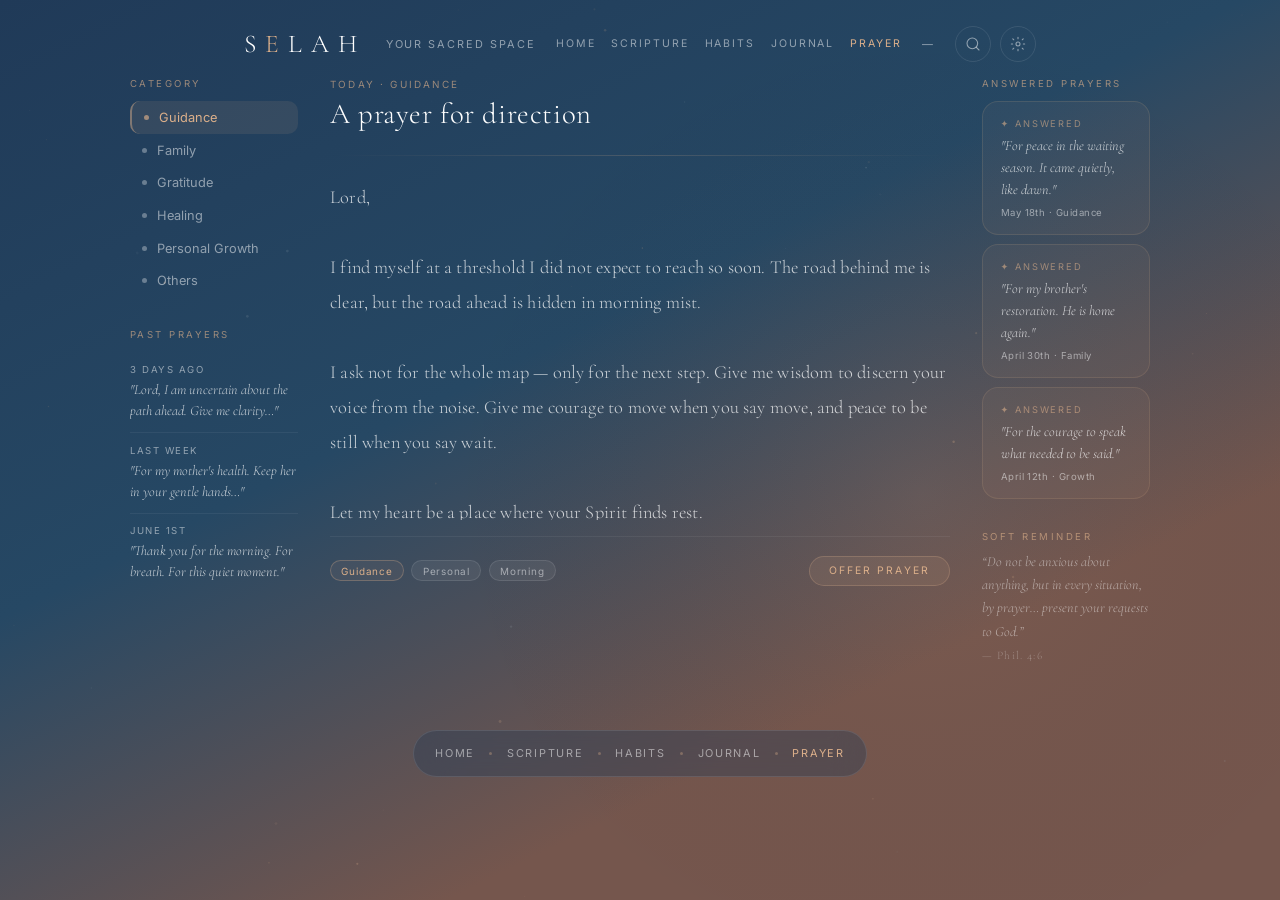
<file: pages/prayer.html>
<!DOCTYPE html>
<html lang="en">
<head>
<meta charset="UTF-8">
<meta name="viewport" content="width=device-width, initial-scale=1.0">
<title>SELAH — Prayer Room</title>
<link href="https://fonts.googleapis.com/css2?family=Cormorant+Garamond:ital,wght@0,300;0,400;0,500;0,600;1,300;1,400;1,500&family=Inter:wght@300;400;500&display=swap" rel="stylesheet">
<link rel="stylesheet" href="../assets/css/base.css">
<link rel="stylesheet" href="../assets/css/prayer.css">
<script type="module" src="../assets/js/components.js"></script>
<script defer src="../assets/js/ambient-background.js"></script>
<script defer src="../assets/js/prayer.js"></script>
</head>
<body>
<canvas id="bg"></canvas>
<div class="page">

  <div data-component="site-header" data-active="prayer"></div>

  <main class="prayer-layout" role="main">

    <!-- LEFT: CATEGORIES -->
    <div class="prayer-left">
      <div>
        <div class="sidebar-label">Category</div>
        <div class="category-tag active"><div class="category-dot"></div> Guidance</div>
        <div class="category-tag"><div class="category-dot"></div> Family</div>
        <div class="category-tag"><div class="category-dot"></div> Gratitude</div>
        <div class="category-tag"><div class="category-dot"></div> Healing</div>
        <div class="category-tag"><div class="category-dot"></div> Personal Growth</div>
        <div class="category-tag"><div class="category-dot"></div> Others</div>
      </div>

      <div>
        <div class="sidebar-label">Past Prayers</div>
        <div class="prev-prayer">
          <div class="prev-prayer-date">3 days ago</div>
          <div class="prev-prayer-text">"Lord, I am uncertain about the path ahead. Give me clarity…"</div>
        </div>
        <div class="prev-prayer">
          <div class="prev-prayer-date">Last week</div>
          <div class="prev-prayer-text">"For my mother's health. Keep her in your gentle hands…"</div>
        </div>
        <div class="prev-prayer">
          <div class="prev-prayer-date">June 1st</div>
          <div class="prev-prayer-text">"Thank you for the morning. For breath. For this quiet moment."</div>
        </div>
      </div>
    </div>

    <!-- CENTER: WRITING -->
    <div class="writing-center">
      <div class="writing-header">
        <div class="writing-date" id="prayer-date">Today · Guidance</div>
        <input class="writing-title-input" placeholder="A prayer for…" value="A prayer for direction"/>
      </div>
      <div class="writing-divider"></div>
      <textarea class="writing-area" placeholder="Write freely. This is your private letter to God. There are no wrong words here…">Lord,

I find myself at a threshold I did not expect to reach so soon. The road behind me is clear, but the road ahead is hidden in morning mist.

I ask not for the whole map — only for the next step. Give me wisdom to discern your voice from the noise. Give me courage to move when you say move, and peace to be still when you say wait.

Let my heart be a place where your Spirit finds rest.

Amen.</textarea>
      <div class="writing-footer">
        <div class="footer-tags">
          <div class="footer-tag active">Guidance</div>
          <div class="footer-tag">Personal</div>
          <div class="footer-tag">Morning</div>
        </div>
        <div class="save-btn">Offer Prayer</div>
      </div>
    </div>

    <!-- RIGHT: ANSWERED PRAYERS -->
    <div class="prayer-right">
      <div>
        <div class="sidebar-label">Answered Prayers</div>
        <div class="answered-card">
          <div class="answered-label">✦ Answered</div>
          <div class="answered-text">"For peace in the waiting season. It came quietly, like dawn."</div>
          <div class="answered-date">May 18th · Guidance</div>
        </div>
        <div class="answered-card">
          <div class="answered-label">✦ Answered</div>
          <div class="answered-text">"For my brother's restoration. He is home again."</div>
          <div class="answered-date">April 30th · Family</div>
        </div>
        <div class="answered-card">
          <div class="answered-label">✦ Answered</div>
          <div class="answered-text">"For the courage to speak what needed to be said."</div>
          <div class="answered-date">April 12th · Growth</div>
        </div>
      </div>

      <div>
        <div class="sidebar-label sidebar-label-spaced">Soft Reminder</div>
        <blockquote class="soft-reminder">“Do not be anxious about anything, but in every situation, by prayer… present your requests to God.”<br><cite>— Phil. 4:6</cite></blockquote>
      </div>
    </div>

  </main>

  <div class="page-bottom-spacer" aria-hidden="true"></div>
  <div data-component="site-footer" data-active="prayer"></div>
</div>

</body>
</html>
</file>
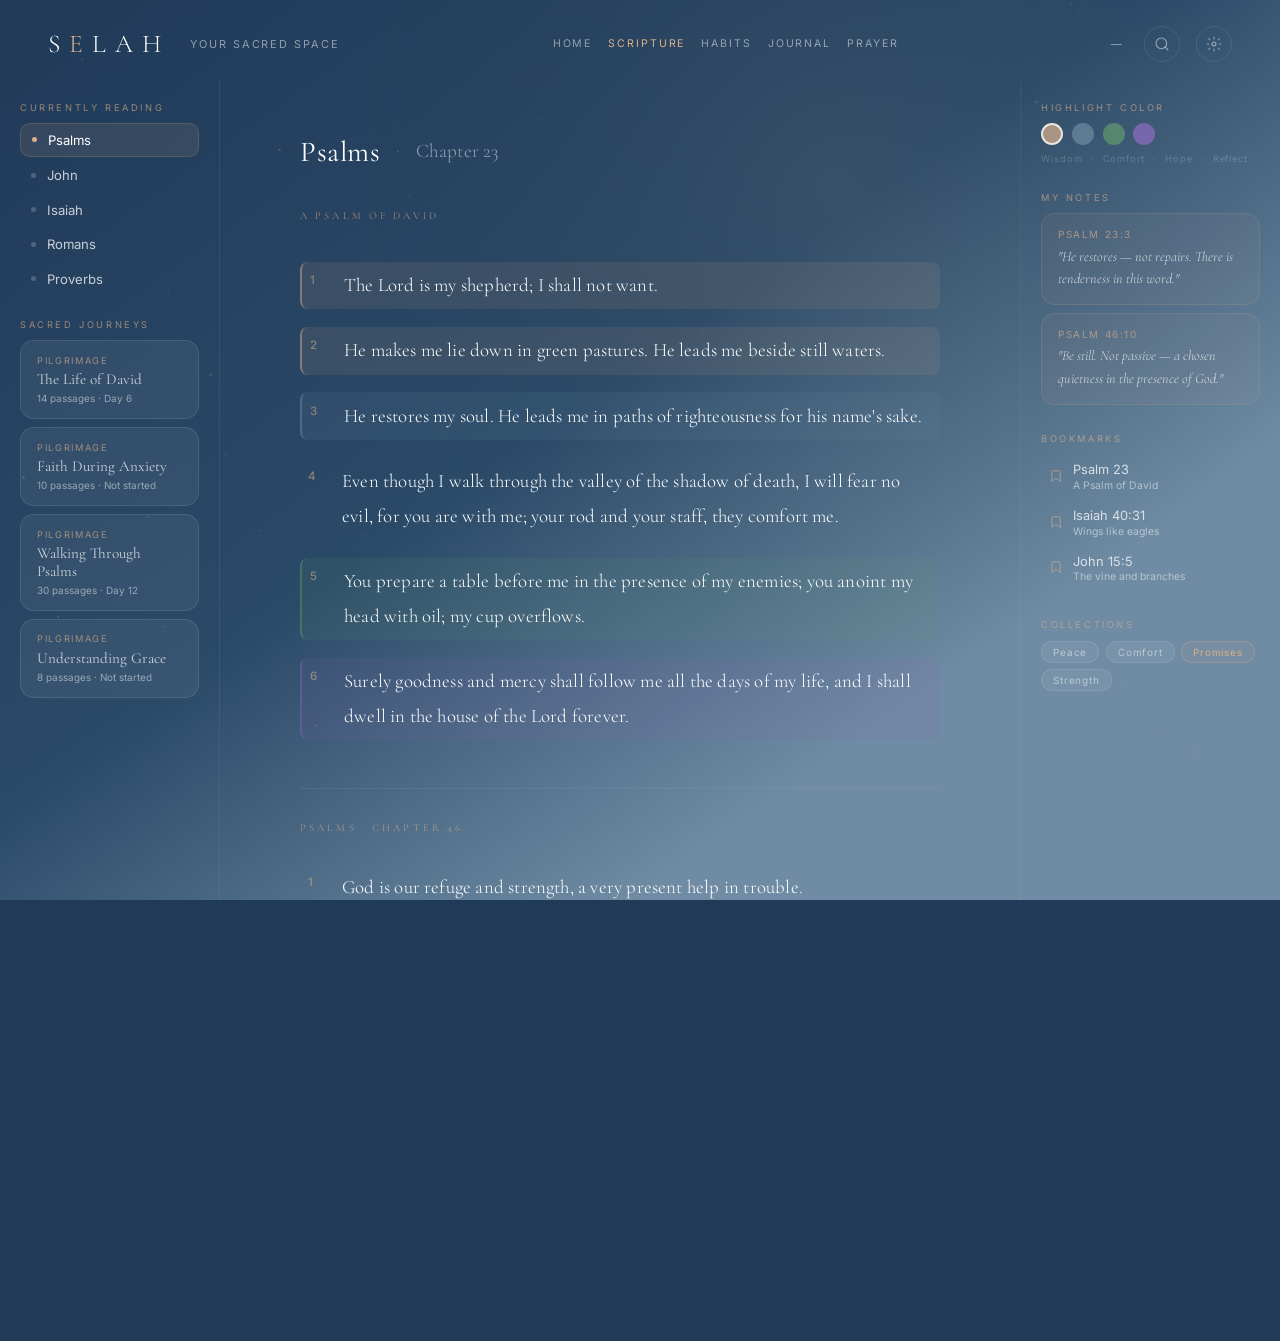
<file: pages/scripture.html>
<!DOCTYPE html>
<html lang="en">
<head>
<meta charset="UTF-8">
<meta name="viewport" content="width=device-width, initial-scale=1.0">
<title>SELAH — Scripture Space</title>
<link href="https://fonts.googleapis.com/css2?family=Cormorant+Garamond:ital,wght@0,300;0,400;0,500;0,600;1,300;1,400;1,500&family=Inter:wght@300;400;500&display=swap" rel="stylesheet">
<link rel="stylesheet" href="../assets/css/base.css">
<link rel="stylesheet" href="../assets/css/scripture.css">
<script type="module" src="../assets/js/components.js"></script>
<script defer src="../assets/js/scripture.js"></script>
</head>
<body>
<canvas id="bg"></canvas>
<div class="page">

  <div data-component="site-header" data-active="scripture"></div>

  <main class="layout" role="main">

    <!-- LEFT: BOOKS + JOURNEYS -->
    <div class="sidebar-left">
      <div>
        <div class="sidebar-section-label">Currently Reading</div>
        <div class="book-list">
          <div class="book-item active">
            <div class="book-item-dot"></div>
            <div class="book-item-name">Psalms</div>
          </div>
          <div class="book-item">
            <div class="book-item-dot"></div>
            <div class="book-item-name">John</div>
          </div>
          <div class="book-item">
            <div class="book-item-dot"></div>
            <div class="book-item-name">Isaiah</div>
          </div>
          <div class="book-item">
            <div class="book-item-dot"></div>
            <div class="book-item-name">Romans</div>
          </div>
          <div class="book-item">
            <div class="book-item-dot"></div>
            <div class="book-item-name">Proverbs</div>
          </div>
        </div>
      </div>

      <div>
        <div class="sidebar-section-label">Sacred Journeys</div>
        <div class="journey-card">
          <div class="journey-eyebrow">Pilgrimage</div>
          <div class="journey-title">The Life of David</div>
          <div class="journey-meta">14 passages · Day 6</div>
        </div>
        <div class="journey-card">
          <div class="journey-eyebrow">Pilgrimage</div>
          <div class="journey-title">Faith During Anxiety</div>
          <div class="journey-meta">10 passages · Not started</div>
        </div>
        <div class="journey-card">
          <div class="journey-eyebrow">Pilgrimage</div>
          <div class="journey-title">Walking Through Psalms</div>
          <div class="journey-meta">30 passages · Day 12</div>
        </div>
        <div class="journey-card">
          <div class="journey-eyebrow">Pilgrimage</div>
          <div class="journey-title">Understanding Grace</div>
          <div class="journey-meta">8 passages · Not started</div>
        </div>
      </div>
    </div>

    <!-- CENTER: READER -->
    <div class="reader">
      <div class="reader-nav">
        <span class="book-selector">Psalms</span>
        <span class="reader-nav-sep">·</span>
        <span class="chapter-selector">Chapter 23</span>
      </div>
      <div class="chapter-title">A Psalm of David</div>

      <div class="verse-block highlighted-gold">
        <div class="verse-num">1</div>
        <div class="verse-text">The Lord is my shepherd; I shall not want.</div>
      </div>
      <div class="verse-block highlighted-gold">
        <div class="verse-num">2</div>
        <div class="verse-text">He makes me lie down in green pastures. He leads me beside still waters.</div>
      </div>
      <div class="verse-block highlighted-blue">
        <div class="verse-num">3</div>
        <div class="verse-text">He restores my soul. He leads me in paths of righteousness for his name's sake.</div>
      </div>
      <div class="verse-block">
        <div class="verse-num">4</div>
        <div class="verse-text">Even though I walk through the valley of the shadow of death, I will fear no evil, for you are with me; your rod and your staff, they comfort me.</div>
      </div>
      <div class="verse-block highlighted-green">
        <div class="verse-num">5</div>
        <div class="verse-text">You prepare a table before me in the presence of my enemies; you anoint my head with oil; my cup overflows.</div>
      </div>
      <div class="verse-block highlighted-purple">
        <div class="verse-num">6</div>
        <div class="verse-text">Surely goodness and mercy shall follow me all the days of my life, and I shall dwell in the house of the Lord forever.</div>
      </div>

      <div class="additional-chapter">
        <div class="chapter-title chapter-title-spaced">Psalms · Chapter 46</div>
        <div class="verse-block">
          <div class="verse-num">1</div>
          <div class="verse-text">God is our refuge and strength, a very present help in trouble.</div>
        </div>
        <div class="verse-block highlighted-blue">
          <div class="verse-num">2</div>
          <div class="verse-text">Therefore we will not fear though the earth gives way, though the mountains be moved into the heart of the sea.</div>
        </div>
        <div class="verse-block">
          <div class="verse-num">10</div>
          <div class="verse-text">Be still, and know that I am God. I will be exalted among the nations, I will be exalted in the earth.</div>
        </div>
      </div>

      <div class="reader-chapter-nav">
        <div class="chapter-nav-btn">
          <svg viewBox="0 0 12 12"><polyline points="8,2 4,6 8,10"/></svg>
          Previous
        </div>
        <div class="chapter-range-label">Psalms 23 – 46</div>
        <div class="chapter-nav-btn">
          Next
          <svg viewBox="0 0 12 12"><polyline points="4,2 8,6 4,10"/></svg>
        </div>
      </div>
    </div>

    <!-- RIGHT: TOOLS -->
    <div class="sidebar-right">
      <div>
        <div class="sidebar-section-label">Highlight Color</div>
        <div class="highlight-palette">
          <div class="hl-dot hl-gold active" title="Wisdom"></div>
          <div class="hl-dot hl-blue" title="Comfort"></div>
          <div class="hl-dot hl-green" title="Hope"></div>
          <div class="hl-dot hl-purple" title="Reflection"></div>
        </div>
        <div class="highlight-key">
          <span class="highlight-key-item">Wisdom</span>
          <span class="highlight-key-item" aria-hidden="true">·</span>
          <span class="highlight-key-item">Comfort</span>
          <span class="highlight-key-item" aria-hidden="true">·</span>
          <span class="highlight-key-item">Hope</span>
          <span class="highlight-key-item" aria-hidden="true">·</span>
          <span class="highlight-key-item">Reflect</span>
        </div>
      </div>

      <div>
        <div class="sidebar-section-label">My Notes</div>
        <div class="note-card">
          <div class="note-card-ref">Psalm 23:3</div>
          <div class="note-card-text">"He restores — not repairs. There is tenderness in this word."</div>
        </div>
        <div class="note-card">
          <div class="note-card-ref">Psalm 46:10</div>
          <div class="note-card-text">"Be still. Not passive — a chosen quietness in the presence of God."</div>
        </div>
      </div>

      <div>
        <div class="sidebar-section-label">Bookmarks</div>
        <div class="bookmark-row">
          <div class="bookmark-icon"><svg viewBox="0 0 24 24"><path d="M19 21l-7-5-7 5V5a2 2 0 0 1 2-2h10a2 2 0 0 1 2 2z"/></svg></div>
          <div>
            <div class="bookmark-text">Psalm 23</div>
            <div class="bookmark-ref">A Psalm of David</div>
          </div>
        </div>
        <div class="bookmark-row">
          <div class="bookmark-icon"><svg viewBox="0 0 24 24"><path d="M19 21l-7-5-7 5V5a2 2 0 0 1 2-2h10a2 2 0 0 1 2 2z"/></svg></div>
          <div>
            <div class="bookmark-text">Isaiah 40:31</div>
            <div class="bookmark-ref">Wings like eagles</div>
          </div>
        </div>
        <div class="bookmark-row">
          <div class="bookmark-icon"><svg viewBox="0 0 24 24"><path d="M19 21l-7-5-7 5V5a2 2 0 0 1 2-2h10a2 2 0 0 1 2 2z"/></svg></div>
          <div>
            <div class="bookmark-text">John 15:5</div>
            <div class="bookmark-ref">The vine and branches</div>
          </div>
        </div>
      </div>

      <div>
        <div class="sidebar-section-label">Collections</div>
        <div class="collection-tags">
          <button class="collection-tag" type="button">Peace</button>
          <button class="collection-tag" type="button">Comfort</button>
          <button class="collection-tag active" type="button">Promises</button>
          <button class="collection-tag" type="button">Strength</button>
        </div>
      </div>
    </div>

  </main>
  <div data-component="site-footer" data-active="scripture"></div>
</div>

</body>
</html>
</file>
<file: assets/css/base.css>
.site-header .logo,
.site-header .site-nav-link,
.site-footer .nav-item {
  text-decoration: none;
}

.site-header .logo:focus-visible,
.site-header .site-nav-link:focus-visible,
.site-header .icon-btn:focus-visible,
.site-footer .nav-item:focus-visible,
.panel-link:focus-visible,
button:focus-visible,
[role="button"]:focus-visible {
  outline: 2px solid var(--tumbleweed);
  outline-offset: 4px;
}

.site-header {
  gap: 1.25rem;
}

.site-nav {
  display: flex;
  align-items: center;
  justify-content: center;
  gap: 1rem;
  flex: 1 1 auto;
}

.site-nav-link {
  color: var(--w50);
  font-size: .66rem;
  letter-spacing: .18em;
  text-transform: uppercase;
  transition: color .3s ease;
}

.site-nav-link:hover,
.site-nav-link.active,
.site-footer .nav-item:hover,
.site-footer .nav-item.active {
  color: var(--tumbleweed);
}

.site-header .topbar-right {
  min-width: 80px;
}

.site-header .icon-btn {
  background: transparent;
  font: inherit;
}

.site-footer {
  width: 100%;
  display: flex;
  justify-content: center;
  padding: 0 2rem 2rem;
  position: relative;
  z-index: 2;
}

.site-footer .footer-nav {
  margin: 0;
}

.panel-link {
  color: inherit;
  text-decoration: none;
}

.u-spacer-actions {
  width: 80px;
}

@media (max-width: 820px) {
  .site-header {
    flex-wrap: wrap;
    justify-content: center;
    padding-inline: 1.25rem;
  }

  .site-header .topbar-right {
    order: 2;
  }

  .site-header .logo {
    order: 1;
    width: 100%;
    text-align: center;
  }

  .site-nav {
    order: 3;
    width: 100%;
    flex-wrap: wrap;
    gap: .75rem 1rem;
  }

  .site-footer {
    padding-inline: 1rem;
  }

  .site-footer .footer-nav {
    flex-wrap: wrap;
  }
}
.site-header .header-tagline,
.site-header .header-time {
  color: var(--w50);
  font-size: .68rem;
  letter-spacing: .18em;
  text-transform: uppercase;
  white-space: nowrap;
}

.site-header .header-tagline {
  display: none;
}

.site-header .icon-btn {
  width: 36px;
  height: 36px;
  border: 1px solid var(--w10);
  border-radius: 50%;
  display: inline-flex;
  align-items: center;
  justify-content: center;
  color: var(--w50);
  cursor: pointer;
  transition: color .3s ease,border-color .3s ease,background .3s ease;
}

.site-header .icon-btn:hover {
  color: var(--tumbleweed);
  border-color: rgba(219,175,138,0.35);
  background: rgba(219,175,138,0.08);
}

.site-header .icon-btn svg {
  width: 16px;
  height: 16px;
  stroke: currentColor;
  fill: none;
  stroke-width: 1.6;
  stroke-linecap: round;
  stroke-linejoin: round;
}

.site-footer .footer-nav {
  display: flex;
  align-items: center;
  justify-content: center;
  gap: .9rem;
  padding: .95rem 1.3rem;
  border: 1px solid var(--w10);
  border-radius: 999px;
  background: rgba(32,58,88,0.35);
  backdrop-filter: blur(16px);
  -webkit-backdrop-filter: blur(16px);
}

.site-footer .nav-item {
  color: var(--w50);
  font-size: .68rem;
  letter-spacing: .16em;
  text-transform: uppercase;
  transition: color .3s ease;
}

.site-footer .nav-dot {
  width: 3px;
  height: 3px;
  border-radius: 50%;
  background: rgba(219,175,138,0.35);
}

@media (min-width: 1080px) {
  .site-header .header-tagline {
    display: block;
  }
}
</file>
<file: assets/css/index.css>
*, *::before, *::after { box-sizing: border-box; margin: 0; padding: 0; }

  :root {
    --cello: #203A58;
    --bermuda: #6F8CA4;
    --coffee: #75564D;
    --tumbleweed: #DBAF8A;
    --hitgray: #A2AEB3;
    --white: #FFFFFF;
    --white75: rgba(255,255,255,0.75);
    --white50: rgba(255,255,255,0.50);
    --white20: rgba(255,255,255,0.20);
    --white10: rgba(255,255,255,0.10);
    --white06: rgba(255,255,255,0.06);
    --glass-bg: rgba(32,58,88,0.45);
    --glass-border: rgba(219,175,138,0.18);
    --glass-hover: rgba(32,58,88,0.60);
    --radius: 28px;
    --font-serif: 'Cormorant Garamond', Georgia, serif;
    --font-sans: 'Inter', system-ui, sans-serif;
  }

  html, body {
    height: 100%;
    overflow-x: hidden;
  }

  body {
    font-family: var(--font-sans);
    background: var(--cello);
    color: var(--white);
    min-height: 100vh;
  }

  /* ── CANVAS BACKGROUND ── */
  #bg-canvas {
    position: fixed;
    inset: 0;
    width: 100%;
    height: 100%;
    z-index: 0;
    pointer-events: none;
  }

  /* ── PAGE WRAPPER ── */
  .page {
    position: relative;
    z-index: 1;
    min-height: 100vh;
    display: flex;
    flex-direction: column;
    align-items: center;
  }

  /* ── HEADER ── */
  header {
    width: 100%;
    display: flex;
    align-items: center;
    justify-content: space-between;
    padding: 2rem 3.5rem 1rem;
    animation: fadeDown 1.2s ease both;
  }

  .logo {
    font-family: var(--font-serif);
    font-size: 2rem;
    font-weight: 300;
    letter-spacing: 0.35em;
    color: var(--white);
    text-transform: uppercase;
  }

  .logo span {
    color: var(--tumbleweed);
  }

  .header-tagline {
    font-size: 0.72rem;
    letter-spacing: 0.22em;
    color: var(--white50);
    text-transform: uppercase;
  }

  .header-time {
    font-family: var(--font-serif);
    font-size: 1.1rem;
    font-weight: 300;
    color: var(--white75);
    letter-spacing: 0.05em;
  }

  /* ── GREETING ── */
  .greeting {
    text-align: center;
    padding: 1.5rem 2rem 2.5rem;
    animation: fadeUp 1.4s ease 0.2s both;
  }

  .greeting-sub {
    font-size: 0.7rem;
    letter-spacing: 0.3em;
    color: var(--tumbleweed);
    text-transform: uppercase;
    margin-bottom: 0.6rem;
    opacity: 0.85;
  }

  .greeting-main {
    font-family: var(--font-serif);
    font-size: clamp(1.6rem, 3vw, 2.4rem);
    font-weight: 300;
    color: var(--white);
    letter-spacing: 0.04em;
  }

  /* ── PANEL GRID ── */
  .sanctuary-grid {
    width: 100%;
    max-width: 1320px;
    padding: 0 2.5rem 4rem;
    display: flex;
    flex-direction: column;
    gap: 1.75rem;
  }

  .grid-row {
    display: grid;
    gap: 1.75rem;
  }

  .grid-row.top { grid-template-columns: 1fr 1.3fr 1fr; }
  .grid-row.bottom { grid-template-columns: 1fr 1fr; max-width: 900px; margin: 0 auto; width: 100%; }

  /* ── GLASS PANEL ── */
  .panel {
    background: var(--glass-bg);
    border: 1px solid var(--glass-border);
    border-radius: var(--radius);
    backdrop-filter: blur(18px) saturate(140%);
    -webkit-backdrop-filter: blur(18px) saturate(140%);
    box-shadow:
      0 8px 40px rgba(0,0,0,0.28),
      0 1px 0 rgba(255,255,255,0.07) inset,
      0 -1px 0 rgba(0,0,0,0.15) inset;
    overflow: hidden;
    cursor: pointer;
    transition: transform 0.45s cubic-bezier(0.22,1,0.36,1),
                box-shadow 0.45s cubic-bezier(0.22,1,0.36,1),
                background 0.45s ease,
                border-color 0.45s ease;
    animation: panelRise 1.2s cubic-bezier(0.22,1,0.36,1) both;
  }

  .panel:hover {
    transform: translateY(-6px) scale(1.012);
    background: var(--glass-hover);
    border-color: rgba(219,175,138,0.35);
    box-shadow:
      0 20px 60px rgba(0,0,0,0.38),
      0 0 40px rgba(219,175,138,0.09),
      0 1px 0 rgba(255,255,255,0.10) inset;
  }

  .panel:nth-child(1) { animation-delay: 0.1s; }
  .panel:nth-child(2) { animation-delay: 0.22s; }
  .panel:nth-child(3) { animation-delay: 0.34s; }

  .grid-row.bottom .panel:nth-child(1) { animation-delay: 0.46s; }
  .grid-row.bottom .panel:nth-child(2) { animation-delay: 0.58s; }

  /* ── PANEL INNER ── */
  .panel-inner {
    padding: 2rem 2.2rem 2.2rem;
    height: 100%;
    display: flex;
    flex-direction: column;
  }

  .panel-icon {
    width: 40px;
    height: 40px;
    border-radius: 12px;
    background: var(--white10);
    border: 1px solid var(--white20);
    display: flex;
    align-items: center;
    justify-content: center;
    margin-bottom: 1.4rem;
    flex-shrink: 0;
  }

  .panel-icon svg {
    width: 20px;
    height: 20px;
    stroke: var(--tumbleweed);
    fill: none;
    stroke-width: 1.5;
    stroke-linecap: round;
    stroke-linejoin: round;
  }

  .panel-label {
    font-size: 0.62rem;
    letter-spacing: 0.28em;
    text-transform: uppercase;
    color: var(--tumbleweed);
    margin-bottom: 0.45rem;
    opacity: 0.8;
  }

  .panel-title {
    font-family: var(--font-serif);
    font-size: clamp(1.3rem, 2vw, 1.75rem);
    font-weight: 400;
    color: var(--white);
    line-height: 1.25;
    margin-bottom: 0.9rem;
    letter-spacing: 0.01em;
  }

  .panel-desc {
    font-size: 0.82rem;
    color: var(--white75);
    line-height: 1.75;
    font-weight: 300;
    letter-spacing: 0.01em;
    flex: 1;
  }

  .panel-footer {
    margin-top: 1.6rem;
    padding-top: 1.2rem;
    border-top: 1px solid var(--white10);
    display: flex;
    align-items: center;
    justify-content: space-between;
  }

  .panel-cta {
    font-size: 0.72rem;
    letter-spacing: 0.18em;
    text-transform: uppercase;
    color: var(--tumbleweed);
    opacity: 0.75;
    transition: opacity 0.3s ease;
  }

  .panel:hover .panel-cta { opacity: 1; }

  .panel-arrow {
    width: 24px;
    height: 24px;
    border-radius: 50%;
    background: var(--white06);
    border: 1px solid var(--white20);
    display: flex;
    align-items: center;
    justify-content: center;
    transition: background 0.3s ease, transform 0.3s ease;
  }

  .panel:hover .panel-arrow {
    background: rgba(219,175,138,0.18);
    transform: translateX(3px);
  }

  .panel-arrow svg {
    width: 11px;
    height: 11px;
    stroke: var(--white75);
    fill: none;
    stroke-width: 2;
    stroke-linecap: round;
    stroke-linejoin: round;
  }

  /* ── HOME SANCTUARY (center panel — larger, has verse) ── */
  .panel-home {
    min-height: 420px;
    position: relative;
  }

  .panel-home .panel-inner {
    padding: 2.2rem 2.5rem 2.2rem;
  }

  /* golden accent glow top-right */
  .panel-home::before {
    content: '';
    position: absolute;
    top: -40px;
    right: -40px;
    width: 200px;
    height: 200px;
    background: radial-gradient(circle, rgba(219,175,138,0.18) 0%, transparent 70%);
    pointer-events: none;
    border-radius: 50%;
  }

  .verse-container {
    flex: 1;
    display: flex;
    flex-direction: column;
    align-items: center;
    justify-content: center;
    text-align: center;
    padding: 1rem 0.5rem;
    animation: verseReveal 2s ease 0.6s both;
  }

  .verse-ornament {
    width: 36px;
    height: 1px;
    background: linear-gradient(90deg, transparent, var(--tumbleweed), transparent);
    margin: 0 auto 1.4rem;
  }

  .verse-text {
    font-family: var(--font-serif);
    font-size: clamp(1.1rem, 1.8vw, 1.4rem);
    font-weight: 300;
    font-style: italic;
    color: var(--white);
    line-height: 1.7;
    letter-spacing: 0.02em;
    max-width: 340px;
    text-shadow: 0 0 40px rgba(219,175,138,0.25);
  }

  .verse-ref {
    margin-top: 1rem;
    font-size: 0.72rem;
    letter-spacing: 0.22em;
    text-transform: uppercase;
    color: var(--tumbleweed);
    opacity: 0.75;
  }

  .verse-ornament-bottom {
    width: 24px;
    height: 1px;
    background: linear-gradient(90deg, transparent, var(--tumbleweed), transparent);
    margin: 1.4rem auto 0;
  }

  /* Habit mini indicators */
  .habits-row {
    display: flex;
    gap: 0.8rem;
    margin-top: auto;
    padding-top: 1.4rem;
    border-top: 1px solid var(--white10);
    flex-wrap: wrap;
  }

  .habit-dot {
    display: flex;
    flex-direction: column;
    align-items: center;
    gap: 0.4rem;
  }

  .habit-circle {
    width: 32px;
    height: 32px;
    border-radius: 50%;
    border: 1.5px solid var(--white20);
    display: flex;
    align-items: center;
    justify-content: center;
    position: relative;
    transition: border-color 0.3s ease;
  }

  .habit-circle.done {
    border-color: var(--tumbleweed);
    background: rgba(219,175,138,0.12);
  }

  .habit-circle.done::after {
    content: '';
    width: 8px;
    height: 8px;
    border-radius: 50%;
    background: var(--tumbleweed);
    opacity: 0.85;
  }

  .habit-circle.partial {
    border-color: var(--bermuda);
  }

  .habit-circle.partial::after {
    content: '';
    width: 6px;
    height: 6px;
    border-radius: 50%;
    background: var(--bermuda);
    opacity: 0.7;
  }

  .habit-circle.empty::after {
    content: '';
    width: 5px;
    height: 5px;
    border-radius: 50%;
    background: var(--white20);
  }

  .habit-name {
    font-size: 0.6rem;
    color: var(--white50);
    letter-spacing: 0.06em;
    white-space: nowrap;
  }

  /* ── SCRIPTURE PANEL content ── */
  .scripture-preview {
    margin-top: 0.8rem;
    flex: 1;
  }

  .book-row {
    display: flex;
    align-items: center;
    gap: 0.75rem;
    padding: 0.65rem 0;
    border-bottom: 1px solid var(--white06);
  }

  .book-row:last-child { border-bottom: none; }

  .book-dot {
    width: 6px;
    height: 6px;
    border-radius: 50%;
    flex-shrink: 0;
  }

  .book-name {
    font-family: var(--font-serif);
    font-size: 0.9rem;
    color: var(--white75);
    flex: 1;
  }

  .book-progress {
    width: 44px;
    height: 2px;
    background: var(--white10);
    border-radius: 2px;
    overflow: hidden;
    flex-shrink: 0;
  }

  .book-progress-fill {
    height: 100%;
    background: var(--tumbleweed);
    border-radius: 2px;
    opacity: 0.65;
  }

  /* ── HABIT TRACKER content ── */
  .habit-grid {
    display: grid;
    grid-template-columns: 1fr 1fr;
    gap: 0.65rem;
    margin-top: 0.8rem;
    flex: 1;
  }

  .habit-card {
    background: var(--white06);
    border: 1px solid var(--white10);
    border-radius: 14px;
    padding: 0.75rem 0.8rem;
    transition: background 0.3s ease;
  }

  .habit-card:hover { background: var(--white10); }

  .habit-card-icon {
    font-size: 1rem;
    margin-bottom: 0.35rem;
  }

  .habit-card-name {
    font-size: 0.72rem;
    color: var(--white75);
    font-weight: 400;
    letter-spacing: 0.02em;
  }

  .habit-glow-dot {
    width: 5px;
    height: 5px;
    border-radius: 50%;
    background: var(--tumbleweed);
    opacity: 0.6;
    margin-top: 0.4rem;
  }

  /* ── PRAYER ROOM content ── */
  .prayer-note {
    background: rgba(219,175,138,0.07);
    border: 1px solid rgba(219,175,138,0.15);
    border-radius: 16px;
    padding: 1rem 1.1rem;
    margin-top: 0.8rem;
    flex: 1;
  }

  .prayer-note-label {
    font-size: 0.6rem;
    letter-spacing: 0.2em;
    text-transform: uppercase;
    color: var(--tumbleweed);
    opacity: 0.6;
    margin-bottom: 0.5rem;
  }

  .prayer-note-text {
    font-family: var(--font-serif);
    font-size: 0.92rem;
    font-style: italic;
    color: var(--white75);
    line-height: 1.65;
    font-weight: 300;
  }

  .prayer-tags {
    display: flex;
    flex-wrap: wrap;
    gap: 0.4rem;
    margin-top: 1rem;
  }

  .prayer-tag {
    font-size: 0.62rem;
    letter-spacing: 0.1em;
    text-transform: uppercase;
    color: var(--white50);
    border: 1px solid var(--white20);
    border-radius: 20px;
    padding: 0.28rem 0.7rem;
    background: var(--white06);
  }

  /* ── JOURNAL SYSTEM content ── */
  .journal-entries {
    display: flex;
    flex-direction: column;
    gap: 0.65rem;
    margin-top: 0.8rem;
    flex: 1;
  }

  .journal-entry {
    background: var(--white06);
    border: 1px solid var(--white10);
    border-radius: 14px;
    padding: 0.8rem 1rem;
  }

  .journal-entry-date {
    font-size: 0.6rem;
    letter-spacing: 0.18em;
    text-transform: uppercase;
    color: var(--tumbleweed);
    opacity: 0.65;
    margin-bottom: 0.35rem;
  }

  .journal-entry-text {
    font-family: var(--font-serif);
    font-size: 0.88rem;
    font-style: italic;
    color: var(--white75);
    line-height: 1.6;
    font-weight: 300;
  }

  .journal-type-pills {
    display: flex;
    gap: 0.4rem;
    margin-top: 0.8rem;
    flex-wrap: wrap;
  }

  .journal-pill {
    font-size: 0.62rem;
    letter-spacing: 0.08em;
    color: var(--white50);
    border: 1px solid var(--white10);
    border-radius: 6px;
    padding: 0.25rem 0.65rem;
    background: var(--white06);
    text-transform: capitalize;
    cursor: pointer;
    transition: border-color 0.3s ease, color 0.3s ease;
  }

  .journal-pill.active {
    border-color: rgba(219,175,138,0.4);
    color: var(--tumbleweed);
    background: rgba(219,175,138,0.06);
  }

  /* ── FOOTER NAV ── */
  footer {
    width: 100%;
    display: flex;
    justify-content: center;
    padding: 0 2rem 3rem;
    animation: fadeUp 1.4s ease 0.8s both;
  }

  .footer-nav {
    display: flex;
    align-items: center;
    gap: 0.4rem;
    background: var(--glass-bg);
    border: 1px solid var(--glass-border);
    backdrop-filter: blur(18px);
    -webkit-backdrop-filter: blur(18px);
    border-radius: 60px;
    padding: 0.55rem 0.75rem;
  }

  .nav-item {
    font-size: 0.65rem;
    letter-spacing: 0.15em;
    text-transform: uppercase;
    color: var(--white50);
    padding: 0.45rem 1.1rem;
    border-radius: 40px;
    cursor: pointer;
    transition: color 0.3s ease, background 0.3s ease;
    white-space: nowrap;
  }

  .nav-item:hover { color: var(--white75); background: var(--white06); }

  .nav-item.active {
    color: var(--white);
    background: var(--white10);
  }

  .nav-dot {
    width: 3px;
    height: 3px;
    border-radius: 50%;
    background: var(--white20);
  }

  /* ── KEYFRAMES ── */
  @keyframes fadeUp {
    from { opacity: 0; transform: translateY(18px); }
    to   { opacity: 1; transform: translateY(0); }
  }

  @keyframes fadeDown {
    from { opacity: 0; transform: translateY(-12px); }
    to   { opacity: 1; transform: translateY(0); }
  }

  @keyframes panelRise {
    from { opacity: 0; transform: translateY(28px) scale(0.98); }
    to   { opacity: 1; transform: translateY(0) scale(1); }
  }

  @keyframes verseReveal {
    from { opacity: 0; transform: translateY(10px); }
    to   { opacity: 1; transform: translateY(0); }
  }

  /* ── RESPONSIVE ── */
  @media (max-width: 1100px) {
    header { padding: 1.5rem 2rem 0.75rem; }
    .sanctuary-grid { padding: 0 1.5rem 3rem; gap: 1.25rem; }
    .grid-row.top { grid-template-columns: 1fr 1.2fr 1fr; gap: 1.25rem; }
    .grid-row.bottom { max-width: 700px; gap: 1.25rem; }
  }

  @media (max-width: 860px) {
    header { padding: 1.25rem 1.5rem 0.5rem; }
    .grid-row.top { grid-template-columns: 1fr; }
    .grid-row.bottom { grid-template-columns: 1fr; max-width: 100%; }
    .panel-home { min-height: 320px; }
  }

  @media (max-width: 560px) {
    header { padding: 1rem 1.25rem 0.5rem; }
    .logo { font-size: 1.5rem; }
    .sanctuary-grid { padding: 0 1rem 2.5rem; }
    .panel-inner { padding: 1.5rem 1.5rem 1.75rem; }
  }
.book-dot-psalms{background:var(--tumbleweed);opacity:.7;}
.book-dot-john{background:var(--bermuda);opacity:.7;}
.book-dot-isaiah{background:var(--hitgray);opacity:.7;}
.progress-18{width:18%;}.progress-42{width:42%;}.progress-68{width:68%;}
.panel-label-center{text-align:center;}
.habit-glow-dot-blue{background:var(--bermuda);}
</file>
<file: assets/css/habits.css>
*,*::before,*::after{box-sizing:border-box;margin:0;padding:0;}
:root{
  --cello:#203A58;--bermuda:#6F8CA4;--coffee:#75564D;
  --tumbleweed:#DBAF8A;--hitgray:#A2AEB3;
  --w:#FFFFFF;--w75:rgba(255,255,255,0.75);--w50:rgba(255,255,255,0.50);
  --w20:rgba(255,255,255,0.20);--w10:rgba(255,255,255,0.10);--w06:rgba(255,255,255,0.06);
  --glass:rgba(32,58,88,0.48);--gborder:rgba(219,175,138,0.18);
  --radius:28px;
  --serif:'Cormorant Garamond',Georgia,serif;
  --sans:'Inter',system-ui,sans-serif;
}
html,body{height:100%;overflow-x:hidden;}
body{font-family:var(--sans);background:var(--cello);color:var(--w);min-height:100vh;}
#bg{position:fixed;inset:0;width:100%;height:100%;z-index:0;pointer-events:none;}
.page{position:relative;z-index:1;min-height:100vh;display:flex;flex-direction:column;align-items:center;}

/* TOP BAR */
.topbar{width:100%;display:flex;align-items:center;justify-content:space-between;padding:1.6rem 3rem 1rem;animation:fadeDown 1s ease both;}
.logo{font-family:var(--serif);font-size:1.6rem;font-weight:300;letter-spacing:.35em;color:var(--w);text-transform:uppercase;}
.logo span{color:var(--tumbleweed);}

/* PAGE HEADER */
.page-header{text-align:center;padding:1rem 2rem 3rem;animation:fadeUp 1s ease .1s both;}
.page-eyebrow{font-size:.62rem;letter-spacing:.3em;text-transform:uppercase;color:var(--tumbleweed);opacity:.75;margin-bottom:.6rem;}
.page-title{font-family:var(--serif);font-size:clamp(2rem,4vw,3rem);font-weight:300;letter-spacing:.04em;color:var(--w);}
.page-subtitle{font-family:var(--serif);font-size:1rem;font-style:italic;color:var(--w50);margin-top:.5rem;font-weight:300;}

/* CONSTELLATION */
.constellation-wrapper{width:100%;max-width:820px;position:relative;height:320px;margin-bottom:3rem;animation:fadeUp 1s ease .2s both;}
#constellation-canvas{width:100%;height:100%;}

/* BECOMING TEXT */
.becoming{text-align:center;padding:0 2rem 3.5rem;animation:fadeUp 1s ease .25s both;}
.becoming-text{font-family:var(--serif);font-size:clamp(1.1rem,2vw,1.5rem);font-style:italic;font-weight:300;color:var(--w50);letter-spacing:.04em;}
.becoming-accent{color:var(--tumbleweed);opacity:.85;}

/* HABITS GRID */
.habits-section{width:100%;max-width:1100px;padding:0 2.5rem 5rem;animation:fadeUp 1s ease .3s both;}
.section-label{font-size:.62rem;letter-spacing:.28em;text-transform:uppercase;color:var(--tumbleweed);opacity:.65;margin-bottom:1.5rem;text-align:center;}

.habits-grid{display:grid;grid-template-columns:repeat(auto-fill,minmax(220px,1fr));gap:1.25rem;}

.habit-card{
  background:var(--glass);
  border:1px solid var(--gborder);
  border-radius:22px;
  backdrop-filter:blur(16px);
  -webkit-backdrop-filter:blur(16px);
  padding:1.75rem 1.6rem;
  cursor:pointer;
  transition:transform .4s cubic-bezier(.22,1,.36,1),box-shadow .4s ease,background .4s ease,border-color .4s ease;
  position:relative;
  overflow:hidden;
}
.habit-card::before{
  content:'';position:absolute;inset:0;
  background:radial-gradient(circle at 80% 20%,rgba(219,175,138,0.08) 0%,transparent 65%);
  pointer-events:none;opacity:0;transition:opacity .4s ease;
}
.habit-card:hover{
  transform:translateY(-5px) scale(1.015);
  border-color:rgba(219,175,138,0.32);
  box-shadow:0 16px 48px rgba(0,0,0,0.3),0 0 28px rgba(219,175,138,0.08);
}
.habit-card:hover::before{opacity:1;}
.habit-card.done{border-color:rgba(219,175,138,0.28);background:rgba(219,175,138,0.07);}

.habit-card-top{display:flex;align-items:flex-start;justify-content:space-between;margin-bottom:1.2rem;}
.habit-icon-ring{
  width:48px;height:48px;border-radius:50%;
  border:1.5px solid var(--w20);
  display:flex;align-items:center;justify-content:center;
  font-size:1.3rem;
  background:var(--w06);
  transition:border-color .3s,background .3s;
}
.habit-card.done .habit-icon-ring{border-color:var(--tumbleweed);background:rgba(219,175,138,0.12);}
.habit-card:hover .habit-icon-ring{border-color:rgba(219,175,138,0.5);}

.habit-status-ring{
  width:26px;height:26px;border-radius:50%;
  border:1.5px solid var(--w20);
  display:flex;align-items:center;justify-content:center;
  transition:border-color .3s,background .3s;
}
.habit-card.done .habit-status-ring{border-color:var(--tumbleweed);background:rgba(219,175,138,0.2);}
.habit-status-dot{width:8px;height:8px;border-radius:50%;background:var(--w20);transition:background .3s;}
.habit-card.done .habit-status-dot{background:var(--tumbleweed);}

.habit-name{font-family:var(--serif);font-size:1.1rem;font-weight:400;color:var(--w);margin-bottom:.35rem;letter-spacing:.01em;}
.habit-desc{font-size:.75rem;color:var(--w50);line-height:1.6;font-weight:300;}
.habit-streak{margin-top:1.1rem;display:flex;align-items:center;gap:.5rem;}
.streak-dots{display:flex;gap:.28rem;}
.streak-dot{width:6px;height:6px;border-radius:50%;background:var(--w10);transition:background .3s;}
.streak-dot.filled{background:rgba(219,175,138,0.55);}
.streak-label{font-size:.62rem;color:var(--w50);letter-spacing:.08em;}

/* WEEK ROW */
.week-row{width:100%;max-width:1100px;padding:0 2.5rem 4rem;animation:fadeUp 1s ease .35s both;}
.week-grid{display:grid;grid-template-columns:repeat(7,1fr);gap:.5rem;}
.week-day{background:var(--w06);border:1px solid var(--w10);border-radius:12px;padding:.6rem .4rem;text-align:center;}
.week-day.today{background:rgba(219,175,138,0.08);border-color:rgba(219,175,138,0.25);}
.week-day-label{font-size:.58rem;letter-spacing:.12em;text-transform:uppercase;color:var(--w50);margin-bottom:.4rem;}
.week-day.today .week-day-label{color:var(--tumbleweed);}
.week-day-num{font-family:var(--serif);font-size:1rem;color:var(--w75);}
.week-day.today .week-day-num{color:var(--w);}
.week-day-fill{height:3px;border-radius:3px;background:var(--w10);margin-top:.5rem;overflow:hidden;}
.week-day-fill-bar{height:100%;background:var(--tumbleweed);border-radius:3px;opacity:.65;}

/* KEYFRAMES */
@keyframes fadeUp{from{opacity:0;transform:translateY(16px);}to{opacity:1;transform:translateY(0);}}
@keyframes fadeDown{from{opacity:0;transform:translateY(-10px);}to{opacity:1;transform:translateY(0);}}

@media(max-width:860px){
  .topbar{padding:1.25rem 1.5rem .75rem;}
  .habits-section,.week-row{padding-left:1.5rem;padding-right:1.5rem;}
  .constellation-wrapper{height:240px;}
}
@media(max-width:560px){
  .habits-grid{grid-template-columns:1fr 1fr;}
  .week-grid{gap:.3rem;}
  .week-day{padding:.5rem .25rem;}
}
.week-section-label{text-align:left;margin-bottom:1rem;}
.progress-20{width:20%;}.progress-40{width:40%;}.progress-45{width:45%;}.progress-60{width:60%;}.progress-80{width:80%;}.progress-100{width:100%;}
.habit-card:focus-visible{outline:2px solid var(--tumbleweed);outline-offset:4px;}
</file>
<file: assets/css/journal.css>
*,*::before,*::after{box-sizing:border-box;margin:0;padding:0;}
:root{
  --cello:#203A58;--bermuda:#6F8CA4;--coffee:#75564D;
  --tumbleweed:#DBAF8A;--hitgray:#A2AEB3;
  --w:#FFFFFF;--w75:rgba(255,255,255,0.75);--w50:rgba(255,255,255,0.50);
  --w20:rgba(255,255,255,0.20);--w10:rgba(255,255,255,0.10);--w06:rgba(255,255,255,0.06);
  --glass:rgba(32,58,88,0.48);--gborder:rgba(219,175,138,0.18);
  --radius:28px;
  --serif:'Cormorant Garamond',Georgia,serif;
  --sans:'Inter',system-ui,sans-serif;
}
html,body{height:100%;overflow-x:hidden;}
body{font-family:var(--sans);background:var(--cello);color:var(--w);min-height:100vh;}
#bg{position:fixed;inset:0;width:100%;height:100%;z-index:0;pointer-events:none;}
.page{position:relative;z-index:1;min-height:100vh;display:flex;flex-direction:column;}

/* TOPBAR */
.topbar{width:100%;display:flex;align-items:center;justify-content:space-between;padding:1.6rem 3rem 1rem;animation:fadeDown 1s ease both;}
.logo{font-family:var(--serif);font-size:1.6rem;font-weight:300;letter-spacing:.35em;color:var(--w);text-transform:uppercase;}
.logo span{color:var(--tumbleweed);}
.icon-btn{width:34px;height:34px;border-radius:9px;background:var(--w10);border:1px solid var(--w20);display:flex;align-items:center;justify-content:center;cursor:pointer;transition:background .3s;}
.icon-btn:hover{background:rgba(219,175,138,0.15);}
.icon-btn svg{width:15px;height:15px;stroke:var(--w75);fill:none;stroke-width:1.5;stroke-linecap:round;stroke-linejoin:round;}

/* LAYOUT */
.layout{display:grid;grid-template-columns:240px 1fr;flex:1;overflow:hidden;height:calc(100vh - 80px);}

/* LEFT: JOURNAL NAV */
.sidebar{border-right:1px solid var(--w06);display:flex;flex-direction:column;overflow:hidden;animation:fadeRight 1s ease .1s both;}

.journal-types{display:flex;flex-direction:column;padding:1.25rem 1rem;border-bottom:1px solid var(--w06);gap:.15rem;flex-shrink:0;}
.type-btn{
  display:flex;align-items:center;gap:.75rem;
  padding:.6rem .85rem;border-radius:12px;
  cursor:pointer;transition:background .3s,color .3s;
}
.type-btn:hover{background:var(--w06);}
.type-btn.active{background:rgba(219,175,138,0.10);border:1px solid rgba(219,175,138,0.18);}
.type-icon{width:28px;height:28px;border-radius:8px;background:var(--w06);display:flex;align-items:center;justify-content:center;font-size:.85rem;flex-shrink:0;}
.type-btn.active .type-icon{background:rgba(219,175,138,0.12);}
.type-label{font-size:.82rem;color:var(--w50);}
.type-btn.active .type-label{color:var(--w75);}
.type-count{margin-left:auto;font-size:.65rem;color:var(--w20);letter-spacing:.05em;}

.entry-list{overflow-y:auto;flex:1;padding:.75rem .75rem;}
.entry-list::-webkit-scrollbar{width:0;}

.entry-list-label{font-size:.58rem;letter-spacing:.26em;text-transform:uppercase;color:var(--tumbleweed);opacity:.55;padding:.5rem .5rem .4rem;margin-bottom:.25rem;}

.entry-item{
  padding:.75rem .85rem;border-radius:14px;
  cursor:pointer;transition:background .3s;
  margin-bottom:.3rem;
}
.entry-item:hover{background:var(--w06);}
.entry-item.active{background:rgba(219,175,138,0.08);border:1px solid rgba(219,175,138,0.15);}
.entry-item-title{font-family:var(--serif);font-size:.92rem;color:var(--w75);margin-bottom:.2rem;font-weight:400;display:-webkit-box;-webkit-line-clamp:1;-webkit-box-orient:vertical;overflow:hidden;}
.entry-item.active .entry-item-title{color:var(--w);}
.entry-item-date{font-size:.62rem;color:var(--w50);letter-spacing:.06em;}
.entry-item-preview{font-family:var(--serif);font-size:.78rem;font-style:italic;color:var(--w50);line-height:1.5;margin-top:.2rem;display:-webkit-box;-webkit-line-clamp:2;-webkit-box-orient:vertical;overflow:hidden;}

.new-entry-btn{
  margin:.75rem;
  padding:.7rem 1rem;border-radius:14px;
  background:rgba(219,175,138,0.10);border:1px solid rgba(219,175,138,0.22);
  color:var(--tumbleweed);font-size:.7rem;letter-spacing:.18em;text-transform:uppercase;
  cursor:pointer;text-align:center;transition:background .3s,border-color .3s;
  flex-shrink:0;
}
.new-entry-btn:hover{background:rgba(219,175,138,0.18);border-color:rgba(219,175,138,0.38);}

/* RIGHT: WRITING AREA */
.writing-pane{display:flex;flex-direction:column;overflow-y:auto;animation:fadeUp 1s ease .15s both;}
.writing-pane::-webkit-scrollbar{width:4px;}
.writing-pane::-webkit-scrollbar-thumb{background:var(--w10);border-radius:4px;}

.writing-top{padding:2.5rem 5rem 1.5rem;border-bottom:1px solid var(--w06);}
.writing-meta{display:flex;align-items:center;gap:1rem;margin-bottom:1rem;}
.writing-type-badge{font-size:.6rem;letter-spacing:.2em;text-transform:uppercase;color:var(--tumbleweed);opacity:.7;background:rgba(219,175,138,0.08);border:1px solid rgba(219,175,138,0.18);border-radius:20px;padding:.22rem .7rem;}
.writing-date-badge{font-size:.6rem;letter-spacing:.15em;text-transform:uppercase;color:var(--w50);}

.writing-main-title{
  font-family:var(--serif);font-size:clamp(1.6rem,3vw,2.4rem);font-weight:300;
  color:var(--w);background:transparent;border:none;outline:none;
  width:100%;letter-spacing:.02em;caret-color:var(--tumbleweed);line-height:1.2;
  margin-bottom:.4rem;
}
.writing-main-title::placeholder{color:var(--w20);}

.writing-subtitle{
  font-family:var(--serif);font-size:1rem;font-weight:300;font-style:italic;
  color:var(--w50);background:transparent;border:none;outline:none;
  width:100%;letter-spacing:.02em;caret-color:var(--tumbleweed);
}
.writing-subtitle::placeholder{color:var(--w20);}

.writing-body-area{padding:2rem 5rem 2rem;flex:1;}
.writing-body{
  font-family:var(--serif);font-size:1.12rem;font-weight:300;
  color:var(--w75);background:transparent;border:none;outline:none;
  width:100%;min-height:420px;resize:none;
  line-height:2;letter-spacing:.01em;caret-color:var(--tumbleweed);
}
.writing-body::placeholder{color:var(--w20);font-style:italic;}

/* Gratitude prompts */
.gratitude-prompts{
  display:flex;flex-direction:column;gap:.75rem;
  padding:0 5rem 2rem;
}
.prompt-row{display:flex;align-items:flex-start;gap:1rem;}
.prompt-num{font-size:.68rem;letter-spacing:.12em;color:var(--tumbleweed);opacity:.55;padding-top:.38rem;min-width:16px;}
.prompt-input{
  font-family:var(--serif);font-size:1.05rem;font-weight:300;
  color:var(--w75);background:transparent;
  border:none;border-bottom:1px solid var(--w10);outline:none;
  width:100%;padding:.35rem 0;
  caret-color:var(--tumbleweed);transition:border-color .3s;
}
.prompt-input:focus{border-bottom-color:rgba(219,175,138,0.3);}
.prompt-input::placeholder{color:var(--w20);font-style:italic;}

/* MEMORY VAULT */
.vault-section{padding:2rem 5rem 3rem;}
.vault-label{font-size:.6rem;letter-spacing:.26em;text-transform:uppercase;color:var(--tumbleweed);opacity:.6;margin-bottom:1.25rem;}
.vault-grid{display:grid;grid-template-columns:1fr 1fr;gap:.85rem;}
.vault-card{
  background:var(--w06);border:1px solid var(--w10);border-radius:16px;
  padding:1rem 1.1rem;cursor:pointer;
  transition:background .3s,border-color .3s,transform .3s;
}
.vault-card:hover{background:rgba(219,175,138,0.06);border-color:rgba(219,175,138,0.18);transform:translateY(-2px);}
.vault-card-date{font-size:.6rem;letter-spacing:.16em;text-transform:uppercase;color:var(--tumbleweed);opacity:.6;margin-bottom:.3rem;}
.vault-card-title{font-family:var(--serif);font-size:.95rem;font-weight:400;color:var(--w75);margin-bottom:.3rem;}
.vault-card-preview{font-family:var(--serif);font-size:.82rem;font-style:italic;color:var(--w50);line-height:1.55;display:-webkit-box;-webkit-line-clamp:2;-webkit-box-orient:vertical;overflow:hidden;}
.vault-card-type{font-size:.58rem;letter-spacing:.12em;text-transform:uppercase;color:var(--w20);margin-top:.5rem;}

/* WRITING FOOTER */
.writing-action-bar{
  display:flex;align-items:center;justify-content:space-between;
  padding:1rem 5rem;border-top:1px solid var(--w06);
  flex-shrink:0;
}
.action-left{display:flex;gap:.5rem;}
.action-tag{font-size:.62rem;letter-spacing:.08em;color:var(--w50);border:1px solid var(--w10);border-radius:20px;padding:.22rem .65rem;background:var(--w06);cursor:pointer;transition:all .3s;}
.action-tag.active{color:var(--tumbleweed);border-color:rgba(219,175,138,0.3);background:rgba(219,175,138,0.07);}
.action-save{font-size:.65rem;letter-spacing:.2em;text-transform:uppercase;color:var(--tumbleweed);background:rgba(219,175,138,0.10);border:1px solid rgba(219,175,138,0.25);border-radius:20px;padding:.45rem 1.2rem;cursor:pointer;transition:all .3s;}
.action-save:hover{background:rgba(219,175,138,0.18);}

/* KEYFRAMES */
@keyframes fadeUp{from{opacity:0;transform:translateY(14px);}to{opacity:1;transform:translateY(0);}}
@keyframes fadeDown{from{opacity:0;transform:translateY(-10px);}to{opacity:1;transform:translateY(0);}}
@keyframes fadeRight{from{opacity:0;transform:translateX(-12px);}to{opacity:1;transform:translateX(0);}}

@media(max-width:900px){
  .layout{grid-template-columns:1fr;}
  .sidebar{display:none;}
  .writing-top,.writing-body-area,.gratitude-prompts,.vault-section,.writing-action-bar{padding-left:1.5rem;padding-right:1.5rem;}
}
@media(max-width:560px){
  .topbar{padding:1rem 1.25rem .5rem;}
  .vault-grid{grid-template-columns:1fr;}
}
.toolbar-actions{display:flex;gap:.5rem;}
button.type-btn,button.entry-item,button.new-entry-btn,button.action-tag{font:inherit;text-align:inherit;color:inherit;border:0;}
button.type-btn,button.entry-item{width:100%;}
.gratitude-prompt-label{font-size:.68rem;letter-spacing:.22em;text-transform:uppercase;color:var(--tumbleweed);opacity:.6;margin-bottom:.5rem;}
.reflection-label{font-size:.65rem;letter-spacing:.22em;text-transform:uppercase;color:var(--w20);margin-bottom:1rem;}
.vault-section-bordered{border-top:1px solid var(--w06);}
</file>
<file: assets/css/prayer.css>
*,*::before,*::after{box-sizing:border-box;margin:0;padding:0;}
:root{
  --cello:#203A58;--bermuda:#6F8CA4;--coffee:#75564D;
  --tumbleweed:#DBAF8A;--hitgray:#A2AEB3;
  --w:#FFFFFF;--w75:rgba(255,255,255,0.75);--w50:rgba(255,255,255,0.50);
  --w20:rgba(255,255,255,0.20);--w10:rgba(255,255,255,0.10);--w06:rgba(255,255,255,0.06);
  --glass:rgba(32,58,88,0.45);--gborder:rgba(219,175,138,0.18);
  --radius:28px;
  --serif:'Cormorant Garamond',Georgia,serif;
  --sans:'Inter',system-ui,sans-serif;
}
html,body{height:100%;overflow-x:hidden;}
body{font-family:var(--sans);background:var(--cello);color:var(--w);min-height:100vh;}
#bg{position:fixed;inset:0;width:100%;height:100%;z-index:0;pointer-events:none;}
.page{position:relative;z-index:1;min-height:100vh;display:flex;flex-direction:column;align-items:center;}

/* TOPBAR */
.topbar{width:100%;display:flex;align-items:center;justify-content:space-between;padding:1.6rem 3rem 1rem;animation:fadeDown 1s ease both;}
.logo{font-family:var(--serif);font-size:1.6rem;font-weight:300;letter-spacing:.35em;color:var(--w);text-transform:uppercase;}
.logo span{color:var(--tumbleweed);}
.topbar-right{display:flex;align-items:center;gap:.6rem;}
.icon-btn{width:34px;height:34px;border-radius:9px;background:var(--w10);border:1px solid var(--w20);display:flex;align-items:center;justify-content:center;cursor:pointer;transition:background .3s;}
.icon-btn:hover{background:rgba(219,175,138,0.15);}
.icon-btn svg{width:15px;height:15px;stroke:var(--w75);fill:none;stroke-width:1.5;stroke-linecap:round;stroke-linejoin:round;}

/* CANDLE */
.candle-area{display:flex;flex-direction:column;align-items:center;padding:1rem 0 2.5rem;animation:fadeUp 1s ease .1s both;}
#candle-canvas{width:80px;height:100px;}
.candle-verse{font-family:var(--serif);font-size:.82rem;font-style:italic;color:var(--w50);letter-spacing:.04em;margin-top:.75rem;text-align:center;}

/* MAIN LAYOUT */
.prayer-layout{width:100%;max-width:1100px;display:grid;grid-template-columns:200px 1fr 200px;gap:0;padding:0 2.5rem;animation:fadeUp 1s ease .15s both;}

/* LEFT SIDEBAR */
.prayer-left{padding-right:2rem;display:flex;flex-direction:column;gap:2rem;}
.sidebar-label{font-size:.6rem;letter-spacing:.26em;text-transform:uppercase;color:var(--tumbleweed);opacity:.65;margin-bottom:.8rem;}

.category-tag{
  display:flex;align-items:center;gap:.6rem;
  padding:.55rem .75rem;border-radius:10px;
  font-size:.8rem;color:var(--w50);
  cursor:pointer;transition:background .3s,color .3s;
}
.category-tag:hover{background:var(--w06);color:var(--w75);}
.category-tag.active{background:rgba(219,175,138,0.10);color:var(--tumbleweed);border-left:2px solid rgba(219,175,138,0.45);}
.category-dot{width:5px;height:5px;border-radius:50%;background:currentColor;flex-shrink:0;opacity:.65;}

/* CENTER WRITING AREA */
.writing-center{display:flex;flex-direction:column;}

.writing-header{margin-bottom:1.5rem;}
.writing-date{font-size:.62rem;letter-spacing:.22em;text-transform:uppercase;color:var(--tumbleweed);opacity:.65;margin-bottom:.4rem;}
.writing-title-input{
  font-family:var(--serif);font-size:1.8rem;font-weight:300;
  color:var(--w);background:transparent;border:none;outline:none;
  width:100%;letter-spacing:.02em;caret-color:var(--tumbleweed);
}
.writing-title-input::placeholder{color:var(--w20);}
.writing-divider{height:1px;background:linear-gradient(90deg,transparent,rgba(219,175,138,0.2),transparent);margin-bottom:1.5rem;}

.writing-area{
  font-family:var(--serif);font-size:1.15rem;font-weight:300;
  color:var(--w75);background:transparent;border:none;outline:none;
  width:100%;min-height:340px;resize:none;
  line-height:1.9;letter-spacing:.01em;caret-color:var(--tumbleweed);
}
.writing-area::placeholder{color:var(--w20);font-style:italic;}

.writing-footer{
  display:flex;align-items:center;justify-content:space-between;
  padding-top:1.2rem;border-top:1px solid var(--w06);margin-top:1rem;
}
.footer-tags{display:flex;gap:.45rem;flex-wrap:wrap;}
.footer-tag{font-size:.62rem;letter-spacing:.08em;color:var(--w50);border:1px solid var(--w10);border-radius:20px;padding:.22rem .65rem;background:var(--w06);cursor:pointer;transition:all .3s;}
.footer-tag.active{color:var(--tumbleweed);border-color:rgba(219,175,138,0.3);background:rgba(219,175,138,0.07);}
.save-btn{
  font-size:.65rem;letter-spacing:.2em;text-transform:uppercase;
  color:var(--tumbleweed);background:rgba(219,175,138,0.10);
  border:1px solid rgba(219,175,138,0.25);border-radius:20px;
  padding:.45rem 1.2rem;cursor:pointer;transition:all .3s;
}
.save-btn:hover{background:rgba(219,175,138,0.18);border-color:rgba(219,175,138,0.4);}

/* RIGHT SIDEBAR */
.prayer-right{padding-left:2rem;display:flex;flex-direction:column;gap:2rem;}

.answered-card{
  background:rgba(219,175,138,0.06);
  border:1px solid rgba(219,175,138,0.14);
  border-radius:16px;padding:1rem 1.1rem;
  cursor:pointer;transition:background .3s;
}
.answered-card + .answered-card{margin-top:.6rem;}
.answered-card:hover{background:rgba(219,175,138,0.10);}
.answered-label{font-size:.58rem;letter-spacing:.2em;text-transform:uppercase;color:var(--tumbleweed);opacity:.6;margin-bottom:.35rem;}
.answered-text{font-family:var(--serif);font-size:.88rem;font-style:italic;color:var(--w75);line-height:1.55;font-weight:300;}
.answered-date{font-size:.6rem;color:var(--w50);margin-top:.4rem;letter-spacing:.05em;}

/* PREVIOUS PRAYERS */
.prev-prayer{
  padding:.7rem 0;
  border-bottom:1px solid var(--w06);
  cursor:pointer;transition:opacity .3s;
}
.prev-prayer:last-child{border-bottom:none;}
.prev-prayer:hover{opacity:.8;}
.prev-prayer-date{font-size:.6rem;letter-spacing:.16em;text-transform:uppercase;color:var(--w50);margin-bottom:.25rem;}
.prev-prayer-text{font-family:var(--serif);font-size:.88rem;font-style:italic;color:var(--w75);line-height:1.5;font-weight:300;display:-webkit-box;-webkit-line-clamp:2;-webkit-box-orient:vertical;overflow:hidden;}

/* KEYFRAMES */
@keyframes fadeUp{from{opacity:0;transform:translateY(16px);}to{opacity:1;transform:translateY(0);}}
@keyframes fadeDown{from{opacity:0;transform:translateY(-10px);}to{opacity:1;transform:translateY(0);}}

@media(max-width:1000px){
  .prayer-layout{grid-template-columns:160px 1fr 160px;gap:0;}
  .prayer-left{padding-right:1.25rem;}
  .prayer-right{padding-left:1.25rem;}
}
@media(max-width:740px){
  .prayer-layout{grid-template-columns:1fr;}
  .prayer-left,.prayer-right{display:none;}
  .prayer-layout{padding:0 1.5rem;}
}
@media(max-width:560px){
  .topbar{padding:1rem 1.25rem .5rem;}
}
.sidebar-label-spaced{margin-bottom:.5rem;}
.soft-reminder{font-family:var(--serif);font-size:.88rem;font-style:italic;color:var(--w50);line-height:1.65;font-weight:300;margin:0;}
.soft-reminder cite{font-size:.72rem;opacity:.6;font-style:normal;letter-spacing:.1em;}
.page-bottom-spacer{height:4rem;}
</file>
<file: assets/css/scripture.css>
*,*::before,*::after{box-sizing:border-box;margin:0;padding:0;}
:root{
  --cello:#203A58;--bermuda:#6F8CA4;--coffee:#75564D;
  --tumbleweed:#DBAF8A;--hitgray:#A2AEB3;
  --w:#FFFFFF;--w75:rgba(255,255,255,0.75);--w50:rgba(255,255,255,0.50);
  --w20:rgba(255,255,255,0.20);--w10:rgba(255,255,255,0.10);--w06:rgba(255,255,255,0.06);
  --glass:rgba(32,58,88,0.50);--gborder:rgba(219,175,138,0.18);
  --radius:28px;
  --serif:'Cormorant Garamond',Georgia,serif;
  --sans:'Inter',system-ui,sans-serif;
}
html,body{height:100%;overflow-x:hidden;}
body{font-family:var(--sans);background:var(--cello);color:var(--w);min-height:100vh;}
#bg{position:fixed;inset:0;width:100%;height:100%;z-index:0;pointer-events:none;}

/* PAGE */
.page{position:relative;z-index:1;min-height:100vh;display:flex;flex-direction:column;}

/* TOP BAR */
.topbar{display:flex;align-items:center;justify-content:space-between;padding:1.6rem 3rem 1rem;animation:fadeDown 1s ease both;}
.logo{font-family:var(--serif);font-size:1.6rem;font-weight:300;letter-spacing:.35em;color:var(--w);text-transform:uppercase;}
.logo span{color:var(--tumbleweed);}
.topbar-right{display:flex;align-items:center;gap:1rem;}
.icon-btn{width:36px;height:36px;border-radius:10px;background:var(--w10);border:1px solid var(--w20);display:flex;align-items:center;justify-content:center;cursor:pointer;transition:background .3s;}
.icon-btn:hover{background:rgba(219,175,138,0.15);}
.icon-btn svg{width:16px;height:16px;stroke:var(--w75);fill:none;stroke-width:1.5;stroke-linecap:round;stroke-linejoin:round;}

/* LAYOUT */
.layout{display:grid;grid-template-columns:220px 1fr 260px;gap:0;flex:1;height:calc(100vh - 80px);overflow:hidden;}

/* LEFT SIDEBAR */
.sidebar-left{border-right:1px solid var(--w06);padding:1.5rem 1.25rem;display:flex;flex-direction:column;gap:1.5rem;overflow-y:auto;animation:fadeRight 1s ease 0.1s both;}
.sidebar-left::-webkit-scrollbar{width:0;}

.sidebar-section-label{font-size:0.58rem;letter-spacing:.28em;text-transform:uppercase;color:var(--tumbleweed);opacity:.65;margin-bottom:.65rem;}

.book-list{display:flex;flex-direction:column;gap:.15rem;}
.book-item{display:flex;align-items:center;gap:.65rem;padding:.5rem .7rem;border-radius:10px;cursor:pointer;transition:background .3s;}
.book-item:hover{background:var(--w06);}
.book-item.active{background:rgba(219,175,138,0.10);border:1px solid rgba(219,175,138,0.18);}
.book-item-dot{width:5px;height:5px;border-radius:50%;background:var(--w20);flex-shrink:0;}
.book-item.active .book-item-dot{background:var(--tumbleweed);}
.book-item-name{font-size:.82rem;color:var(--w75);}
.book-item.active .book-item-name{color:var(--w);}

.journey-card{background:var(--w06);border:1px solid var(--w10);border-radius:14px;padding:.85rem 1rem;cursor:pointer;transition:background .3s,border-color .3s;}
.journey-card:hover{background:rgba(219,175,138,0.07);border-color:rgba(219,175,138,0.2);}
.journey-card + .journey-card{margin-top:.5rem;}
.journey-eyebrow{font-size:.58rem;letter-spacing:.18em;text-transform:uppercase;color:var(--tumbleweed);opacity:.65;margin-bottom:.3rem;}
.journey-title{font-family:var(--serif);font-size:.95rem;font-weight:400;color:var(--w75);}
.journey-meta{font-size:.62rem;color:var(--w50);margin-top:.25rem;}

/* MAIN READER */
.reader{padding:3.5rem 5rem;overflow-y:auto;animation:fadeUp 1s ease 0.15s both;}
.reader::-webkit-scrollbar{width:4px;}
.reader::-webkit-scrollbar-track{background:transparent;}
.reader::-webkit-scrollbar-thumb{background:var(--w10);border-radius:4px;}

.reader-nav{display:flex;align-items:center;gap:1rem;margin-bottom:2.5rem;}
.book-selector{font-family:var(--serif);font-size:1.8rem;font-weight:400;color:var(--w);letter-spacing:.02em;cursor:pointer;}
.book-selector:hover{color:var(--tumbleweed);}
.chapter-selector{font-family:var(--serif);font-size:1.2rem;font-weight:300;color:var(--w50);cursor:pointer;}
.chapter-selector:hover{color:var(--w75);}
.reader-nav-sep{color:var(--w20);font-size:.8rem;}

.chapter-title{font-family:var(--serif);font-size:.65rem;letter-spacing:.3em;text-transform:uppercase;color:var(--tumbleweed);opacity:.65;margin-bottom:2.5rem;}

.verse-block{margin-bottom:1.1rem;display:flex;gap:1rem;align-items:flex-start;cursor:pointer;padding:.4rem .5rem;border-radius:8px;transition:background .25s;}
.verse-block:hover{background:var(--w06);}
.verse-block.highlighted-gold{background:rgba(219,175,138,0.10);border-left:2px solid rgba(219,175,138,0.45);}
.verse-block.highlighted-blue{background:rgba(111,140,164,0.12);border-left:2px solid rgba(111,140,164,0.45);}
.verse-block.highlighted-green{background:rgba(100,160,110,0.10);border-left:2px solid rgba(100,160,110,0.40);}
.verse-block.highlighted-purple{background:rgba(140,100,180,0.10);border-left:2px solid rgba(140,100,180,0.40);}

.verse-num{font-size:.72rem;color:var(--tumbleweed);opacity:.55;font-weight:500;min-width:18px;margin-top:.32rem;letter-spacing:.04em;}
.verse-text{font-family:var(--serif);font-size:1.18rem;font-weight:300;color:var(--w);line-height:1.85;letter-spacing:.01em;}

.reader-chapter-nav{display:flex;align-items:center;justify-content:space-between;margin-top:3rem;padding-top:2rem;border-top:1px solid var(--w06);}
.chapter-nav-btn{display:flex;align-items:center;gap:.5rem;font-size:.68rem;letter-spacing:.18em;text-transform:uppercase;color:var(--w50);cursor:pointer;transition:color .3s;}
.chapter-nav-btn:hover{color:var(--tumbleweed);}
.chapter-nav-btn svg{width:14px;height:14px;stroke:currentColor;fill:none;stroke-width:2;stroke-linecap:round;stroke-linejoin:round;}

/* RIGHT SIDEBAR */
.sidebar-right{border-left:1px solid var(--w06);padding:1.5rem 1.25rem;display:flex;flex-direction:column;gap:1.75rem;overflow-y:auto;animation:fadeLeft 1s ease 0.2s both;}
.sidebar-right::-webkit-scrollbar{width:0;}

.highlight-palette{display:flex;gap:.55rem;align-items:center;}
.hl-dot{width:22px;height:22px;border-radius:50%;cursor:pointer;border:2px solid transparent;transition:transform .25s,border-color .25s;flex-shrink:0;}
.hl-dot:hover{transform:scale(1.15);}
.hl-dot.active{border-color:var(--w75);}
.hl-gold{background:rgba(219,175,138,0.70);}
.hl-blue{background:rgba(111,140,164,0.70);}
.hl-green{background:rgba(100,160,110,0.65);}
.hl-purple{background:rgba(150,110,200,0.65);}
.hl-label{font-size:.62rem;color:var(--w50);letter-spacing:.1em;margin-left:.2rem;}

.note-card{background:rgba(219,175,138,0.06);border:1px solid rgba(219,175,138,0.14);border-radius:14px;padding:.85rem 1rem;}
.note-card + .note-card{margin-top:.5rem;}
.note-card-ref{font-size:.62rem;letter-spacing:.16em;text-transform:uppercase;color:var(--tumbleweed);opacity:.65;margin-bottom:.35rem;}
.note-card-text{font-family:var(--serif);font-size:.88rem;font-style:italic;color:var(--w75);line-height:1.6;font-weight:300;}

.bookmark-row{display:flex;align-items:center;gap:.65rem;padding:.5rem .5rem;border-radius:10px;cursor:pointer;transition:background .3s;}
.bookmark-row:hover{background:var(--w06);}
.bookmark-icon svg{width:14px;height:14px;stroke:var(--tumbleweed);fill:none;stroke-width:1.5;stroke-linecap:round;stroke-linejoin:round;opacity:.7;}
.bookmark-text{font-size:.8rem;color:var(--w75);}
.bookmark-ref{font-size:.65rem;color:var(--w50);margin-top:.1rem;}

/* KEYFRAMES */
@keyframes fadeUp{from{opacity:0;transform:translateY(16px);}to{opacity:1;transform:translateY(0);}}
@keyframes fadeDown{from{opacity:0;transform:translateY(-10px);}to{opacity:1;transform:translateY(0);}}
@keyframes fadeRight{from{opacity:0;transform:translateX(-14px);}to{opacity:1;transform:translateX(0);}}
@keyframes fadeLeft{from{opacity:0;transform:translateX(14px);}to{opacity:1;transform:translateX(0);}}

@media(max-width:1100px){
  .layout{grid-template-columns:180px 1fr 220px;}
  .reader{padding:2.5rem 3rem;}
}
@media(max-width:860px){
  .layout{grid-template-columns:1fr;}
  .sidebar-left,.sidebar-right{display:none;}
  .reader{padding:2rem 1.5rem;}
}
.additional-chapter{margin-top:3rem;border-top:1px solid var(--w06);padding-top:2rem;}
.chapter-title-spaced{margin-bottom:1.8rem;}
.chapter-range-label{font-size:.65rem;letter-spacing:.18em;color:var(--w20);text-transform:uppercase;}
.highlight-key{display:flex;gap:.5rem;margin-top:.5rem;}
.highlight-key-item{font-size:.58rem;color:var(--w20);letter-spacing:.1em;}
.collection-tags{display:flex;flex-wrap:wrap;gap:.4rem;}
.collection-tag{font:inherit;font-size:.62rem;letter-spacing:.08em;color:var(--w50);border:1px solid var(--w10);border-radius:20px;padding:.25rem .7rem;background:var(--w06);cursor:pointer;}
.collection-tag.active{color:var(--tumbleweed);border-color:rgba(219,175,138,0.3);background:rgba(219,175,138,0.07);}
</file>
